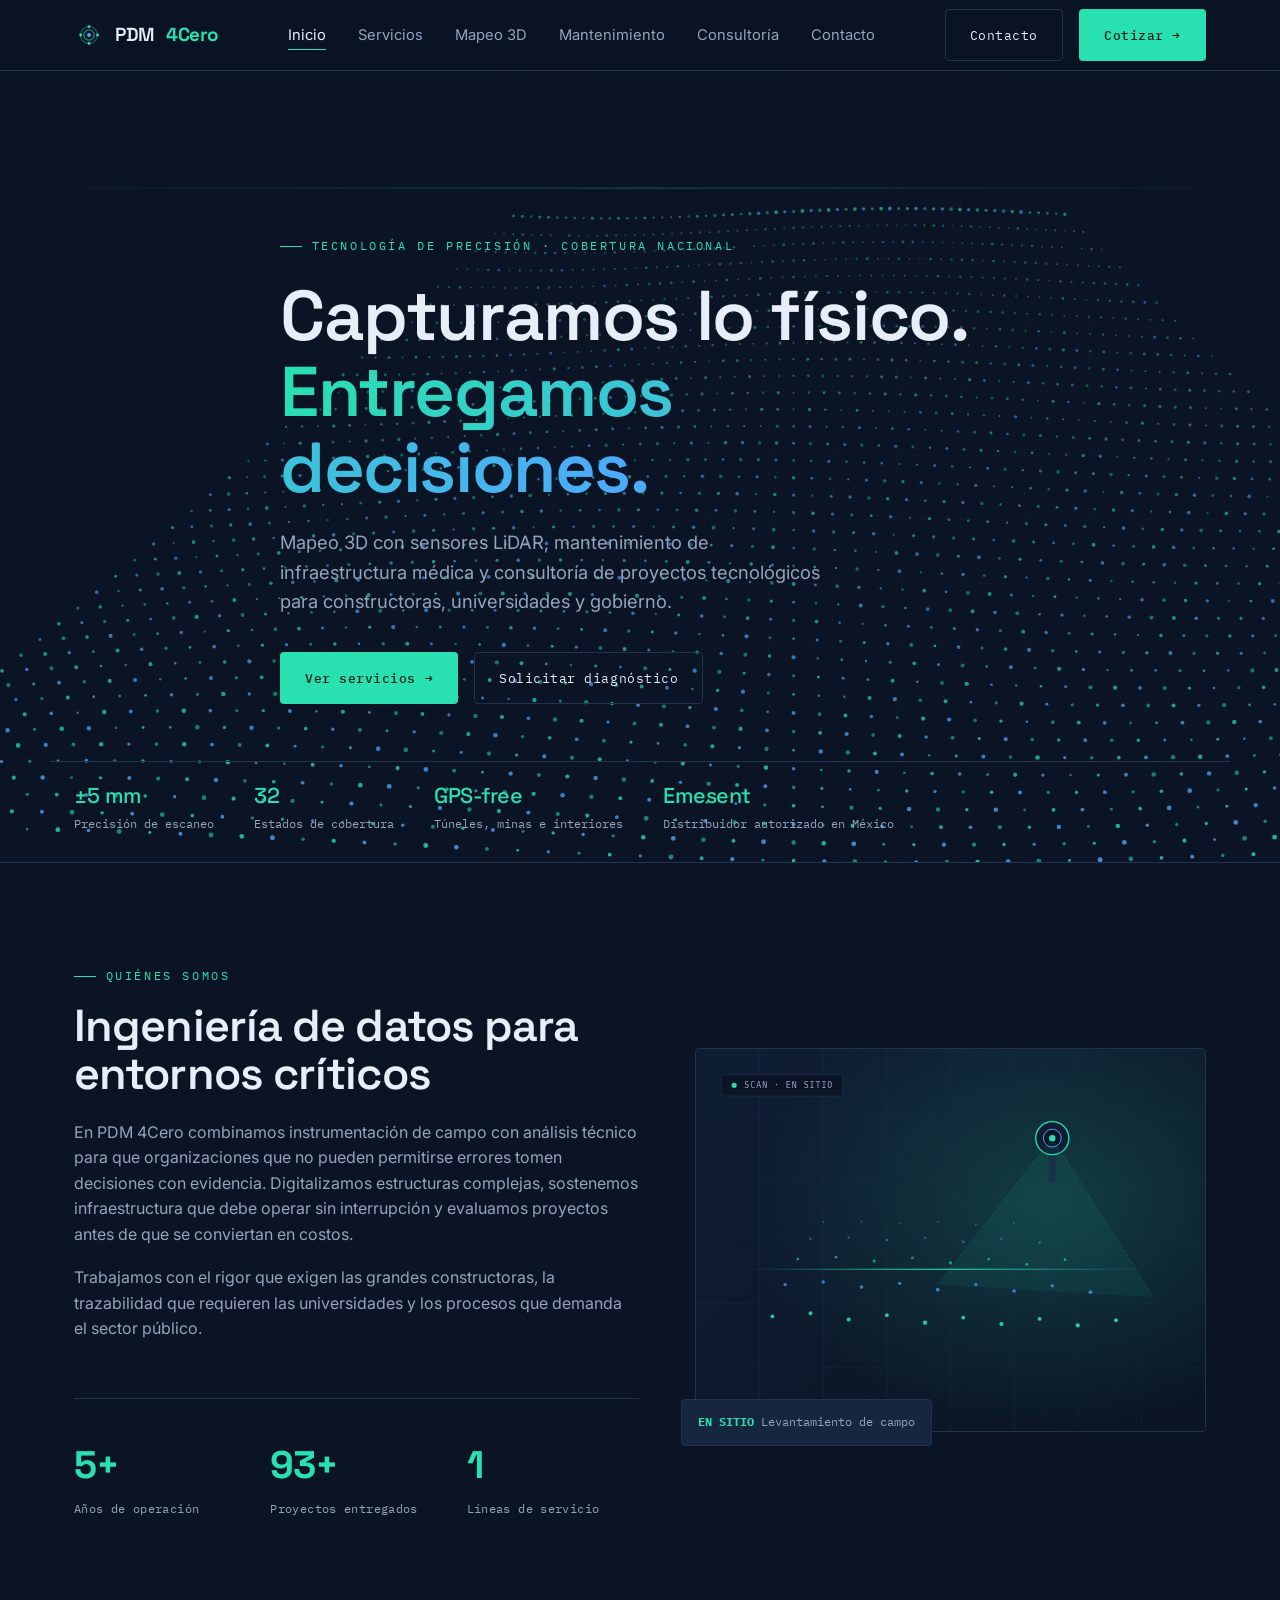
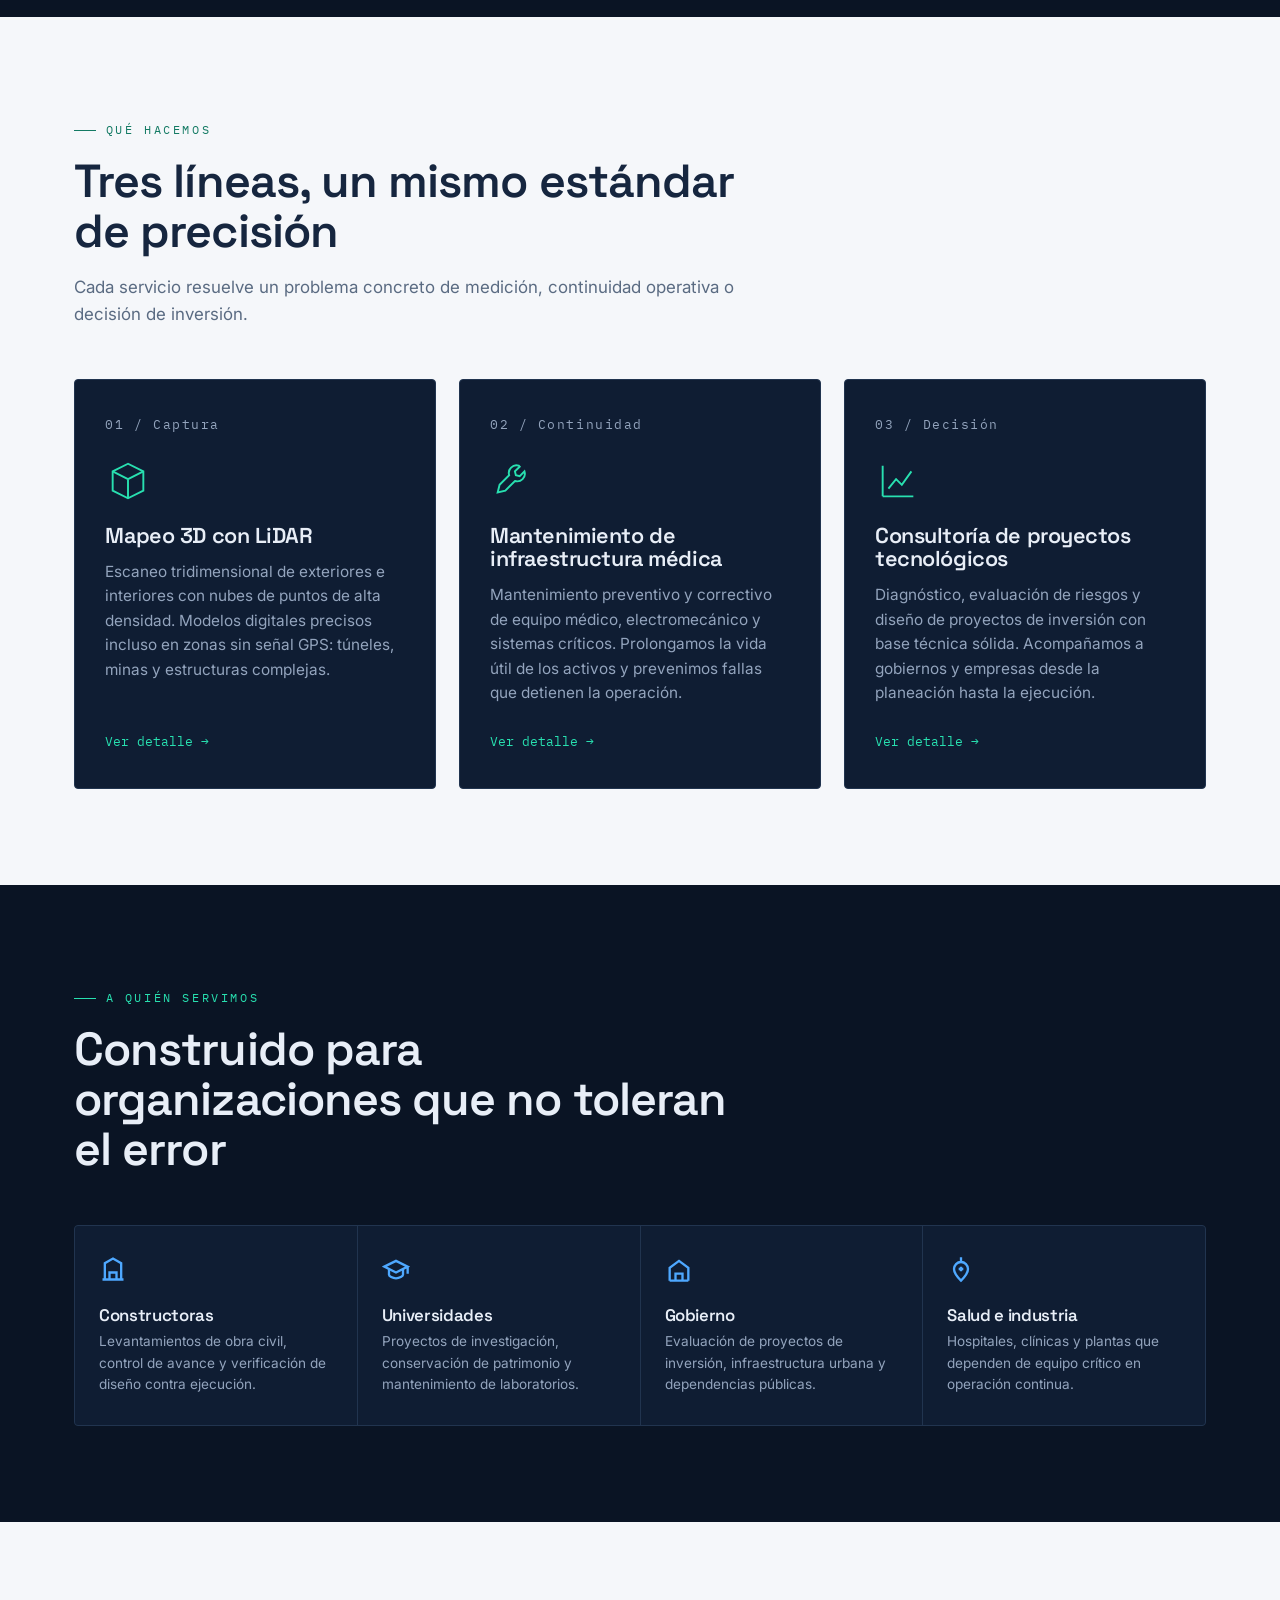
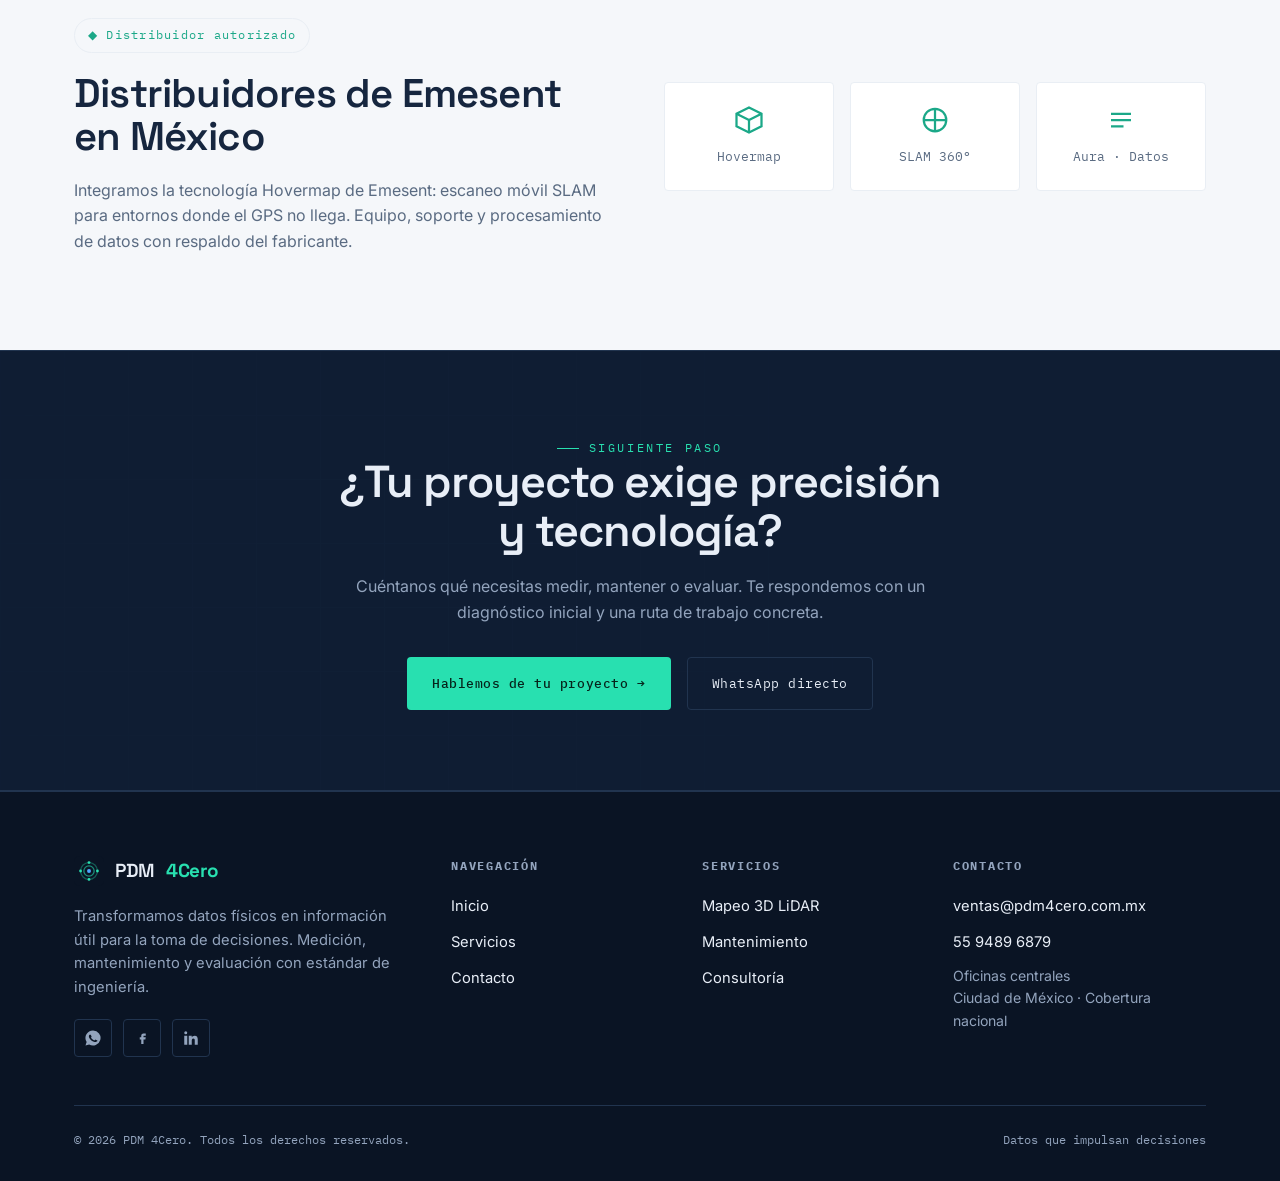
<file: index.html>
<!DOCTYPE html>
<html lang="es-MX">
<head>
  <meta charset="UTF-8" />
  <meta name="viewport" content="width=device-width, initial-scale=1" />
  <title>PDM 4Cero | Mapeo 3D LiDAR, mantenimiento médico y consultoría tecnológica en México</title>
  <meta name="description" content="PDM 4Cero entrega mapeo 3D con sensores LiDAR, mantenimiento de equipo e infraestructura médica y consultoría de proyectos tecnológicos. Cobertura nacional desde la Ciudad de México." />
  <meta name="theme-color" content="#0a1424" />
  <link rel="canonical" href="https://pdm4cero.com.mx/" />

  <!-- OpenGraph -->
  <meta property="og:type" content="website" />
  <meta property="og:site_name" content="PDM 4Cero" />
  <meta property="og:locale" content="es_MX" />
  <meta property="og:title" content="PDM 4Cero | Tecnología de precisión para infraestructura, salud y gobierno" />
  <meta property="og:description" content="Mapeo 3D LiDAR, mantenimiento de infraestructura médica y consultoría tecnológica con cobertura nacional desde la Ciudad de México." />
  <meta property="og:url" content="https://pdm4cero.com.mx/" />
  <meta property="og:image" content="https://pdm4cero.com.mx/img/og-image.png" />
  <meta property="og:image:width" content="1200" />
  <meta property="og:image:height" content="630" />

  <!-- Twitter -->
  <meta name="twitter:card" content="summary_large_image" />
  <meta name="twitter:title" content="PDM 4Cero | Tecnología de precisión para infraestructura, salud y gobierno" />
  <meta name="twitter:description" content="Mapeo 3D LiDAR, mantenimiento de infraestructura médica y consultoría tecnológica. Cobertura nacional." />
  <meta name="twitter:image" content="https://pdm4cero.com.mx/img/og-image.png" />

  <link rel="icon" type="image/svg+xml" href="img-favicon.svg" />
  <link rel="preconnect" href="https://fonts.googleapis.com" />
  <link rel="preconnect" href="https://fonts.gstatic.com" crossorigin />
  <link href="https://fonts.googleapis.com/css2?family=Space+Grotesk:wght@400;500;600;700&family=Inter:wght@400;500;600&family=IBM+Plex+Mono:wght@400;500&display=swap" rel="stylesheet" />
  <link rel="stylesheet" href="css/style.css" />

  <!-- Datos estructurados: LocalBusiness -->
  <script type="application/ld+json">
  {
    "@context": "https://schema.org",
    "@type": "ProfessionalService",
    "@id": "https://pdm4cero.com.mx/#business",
    "name": "PDM 4Cero",
    "description": "Empresa mexicana de tecnología especializada en mapeo 3D con sensores LiDAR, mantenimiento de equipo e infraestructura médica, y consultoría y evaluación de proyectos tecnológicos. Servicio en todo el país.",
    "url": "https://pdm4cero.com.mx/",
    "logo": "https://pdm4cero.com.mx/img-favicon.svg",
    "image": "https://pdm4cero.com.mx/img/og-image.png",
    "email": "ventas@pdm4cero.com.mx",
    "telephone": "+52-55-9489-6879",
    "priceRange": "$$",
    "currenciesAccepted": "MXN",
    "address": {
      "@type": "PostalAddress",
      "addressLocality": "Ciudad de México",
      "addressRegion": "CDMX",
      "addressCountry": "MX"
    },
    "hasMap": "https://maps.app.goo.gl/pnAZv8cJ8C3qwJwA6",
    "areaServed": {
      "@type": "Country",
      "name": "México"
    },
    "knowsLanguage": ["es-MX"],
    "sameAs": [
      "https://wa.me/525613766677"
    ],
    "hasOfferCatalog": {
      "@type": "OfferCatalog",
      "name": "Servicios PDM 4Cero",
      "itemListElement": [
        {
          "@type": "Offer",
          "itemOffered": {
            "@type": "Service",
            "name": "Mapeo 3D con sensores LiDAR",
            "url": "https://pdm4cero.com.mx/servicios/mapeo-3d-lidar.html"
          }
        },
        {
          "@type": "Offer",
          "itemOffered": {
            "@type": "Service",
            "name": "Mantenimiento de equipos e infraestructura médica",
            "url": "https://pdm4cero.com.mx/servicios/mantenimiento-infraestructura.html"
          }
        },
        {
          "@type": "Offer",
          "itemOffered": {
            "@type": "Service",
            "name": "Consultoría y evaluación de proyectos tecnológicos",
            "url": "https://pdm4cero.com.mx/servicios/consultoria-proyectos.html"
          }
        }
      ]
    }
  }
  </script>
</head>
<body>

  <!-- ===== Header ===== -->
  <header class="site-header">
    <div class="container nav">
      <a class="brand" href="index.html" aria-label="PDM 4Cero — inicio">
        <img class="mark" src="img-favicon.svg" alt="" width="30" height="30" />
        PDM <b>4Cero</b>
      </a>
      <nav aria-label="Principal">
        <ul class="nav-links">
          <li><a href="index.html" class="active">Inicio</a></li>
          <li><a href="servicios.html">Servicios</a></li>
          <li><a href="servicios/mapeo-3d-lidar.html">Mapeo 3D</a></li>
          <li><a href="servicios/mantenimiento-infraestructura.html">Mantenimiento</a></li>
          <li><a href="servicios/consultoria-proyectos.html">Consultoría</a></li>
          <li><a href="contacto.html">Contacto</a></li>
        </ul>
      </nav>
      <div class="nav-cta">
        <a class="btn btn-ghost" href="contacto.html">Contacto</a>
        <a class="btn btn-primary" href="https://wa.me/525613766677" target="_blank" rel="noopener">Cotizar <span class="arr">→</span></a>
        <button class="nav-toggle" aria-label="Abrir menú"><span></span><span></span><span></span></button>
      </div>
    </div>
  </header>

  <!-- ===== Hero ===== -->
  <section class="hero">
    <canvas id="hero-canvas" aria-hidden="true"></canvas>
    <div class="hero-grid" aria-hidden="true"></div>
    <div class="container">
      <div class="hero-inner">
        <span class="eyebrow">Tecnología de precisión · Cobertura nacional</span>
        <h1>Capturamos lo físico.<br /><span class="grad">Entregamos decisiones.</span></h1>
        <p class="lead">Mapeo 3D con sensores LiDAR, mantenimiento de infraestructura médica y consultoría de proyectos tecnológicos para constructoras, universidades y gobierno.</p>
        <div class="hero-actions">
          <a class="btn btn-primary" href="servicios.html">Ver servicios <span class="arr">→</span></a>
          <a class="btn btn-ghost" href="contacto.html">Solicitar diagnóstico</a>
        </div>
      </div>
    </div>
    <div class="hero-meta">
      <div class="container">
        <div class="m"><b>±5 mm</b>Precisión de escaneo</div>
        <div class="m"><b>32</b>Estados de cobertura</div>
        <div class="m"><b>GPS-free</b>Túneles, minas e interiores</div>
        <div class="m"><b>Emesent</b>Distribuidor autorizado en México</div>
      </div>
    </div>
  </section>

  <!-- ===== Quiénes somos ===== -->
  <section class="section" id="nosotros">
    <div class="container about-grid">
      <div class="about-copy" data-reveal>
        <span class="eyebrow">Quiénes somos</span>
        <h2 style="font-size:clamp(2rem,4vw,2.8rem);margin:1rem 0 1.3rem;">Ingeniería de datos para entornos críticos</h2>
        <p>En PDM 4Cero combinamos instrumentación de campo con análisis técnico para que organizaciones que no pueden permitirse errores tomen decisiones con evidencia. Digitalizamos estructuras complejas, sostenemos infraestructura que debe operar sin interrupción y evaluamos proyectos antes de que se conviertan en costos.</p>
        <p>Trabajamos con el rigor que exigen las grandes constructoras, la trazabilidad que requieren las universidades y los procesos que demanda el sector público.</p>
        <div class="kpis">
          <div class="kpi"><b data-count="8" data-suffix="+">0</b><span>Años de operación</span></div>
          <div class="kpi"><b data-count="150" data-suffix="+">0</b><span>Proyectos entregados</span></div>
          <div class="kpi"><b data-count="3">0</b><span>Líneas de servicio</span></div>
        </div>
      </div>
      <div class="about-media" data-reveal>
        <img src="img/about.svg" alt="Especialista de PDM 4Cero operando equipo de medición en sitio" loading="lazy" />
        <div class="tag"><b>EN SITIO</b> Levantamiento de campo</div>
      </div>
    </div>
  </section>

  <!-- ===== Servicios ===== -->
  <section class="section surface-light" id="servicios">
    <div class="container">
      <div class="section-head">
        <span class="eyebrow">Qué hacemos</span>
        <h2>Tres líneas, un mismo estándar de precisión</h2>
        <p>Cada servicio resuelve un problema concreto de medición, continuidad operativa o decisión de inversión.</p>
      </div>
      <div class="svc-grid">

        <article class="svc-card" data-reveal>
          <span class="svc-num">01 / Captura</span>
          <svg class="svc-icon" viewBox="0 0 48 48" fill="none" stroke="currentColor" stroke-width="2">
            <path d="M24 6 8 14v20l16 8 16-8V14L24 6Z"/><path d="M8 14l16 8 16-8M24 22v20"/>
          </svg>
          <h3>Mapeo 3D con LiDAR</h3>
          <p>Escaneo tridimensional de exteriores e interiores con nubes de puntos de alta densidad. Modelos digitales precisos incluso en zonas sin señal GPS: túneles, minas y estructuras complejas.</p>
          <a class="more" href="servicios/mapeo-3d-lidar.html">Ver detalle <span class="arr">→</span></a>
        </article>

        <article class="svc-card" data-reveal>
          <span class="svc-num">02 / Continuidad</span>
          <svg class="svc-icon" viewBox="0 0 48 48" fill="none" stroke="currentColor" stroke-width="2">
            <path d="M30 8a8 8 0 0 0-10 10L10 28l-2 8 8-2 10-10a8 8 0 0 0 10-10l-5 5-4-1-1-4 5-5Z"/>
          </svg>
          <h3>Mantenimiento de infraestructura médica</h3>
          <p>Mantenimiento preventivo y correctivo de equipo médico, electromecánico y sistemas críticos. Prolongamos la vida útil de los activos y prevenimos fallas que detienen la operación.</p>
          <a class="more" href="servicios/mantenimiento-infraestructura.html">Ver detalle <span class="arr">→</span></a>
        </article>

        <article class="svc-card" data-reveal>
          <span class="svc-num">03 / Decisión</span>
          <svg class="svc-icon" viewBox="0 0 48 48" fill="none" stroke="currentColor" stroke-width="2">
            <path d="M8 40V8M8 40h32M14 32l8-10 6 6 10-14"/>
          </svg>
          <h3>Consultoría de proyectos tecnológicos</h3>
          <p>Diagnóstico, evaluación de riesgos y diseño de proyectos de inversión con base técnica sólida. Acompañamos a gobiernos y empresas desde la planeación hasta la ejecución.</p>
          <a class="more" href="servicios/consultoria-proyectos.html">Ver detalle <span class="arr">→</span></a>
        </article>

      </div>
    </div>
  </section>

  <!-- ===== Sectores ===== -->
  <section class="section" id="sectores">
    <div class="container">
      <div class="section-head">
        <span class="eyebrow">A quién servimos</span>
        <h2>Construido para organizaciones que no toleran el error</h2>
      </div>
      <div class="sectors">
        <div class="sector" data-reveal>
          <svg class="ico" width="28" height="28" viewBox="0 0 24 24" fill="none" stroke="currentColor" stroke-width="2"><path d="M3 21h18M5 21V7l7-4 7 4v14M9 21v-6h6v6"/></svg>
          <h4>Constructoras</h4>
          <p>Levantamientos de obra civil, control de avance y verificación de diseño contra ejecución.</p>
        </div>
        <div class="sector" data-reveal>
          <svg class="ico" width="28" height="28" viewBox="0 0 24 24" fill="none" stroke="currentColor" stroke-width="2"><path d="M22 10v6M2 10l10-5 10 5-10 5z"/><path d="M6 12v5c0 1 3 3 6 3s6-2 6-3v-5"/></svg>
          <h4>Universidades</h4>
          <p>Proyectos de investigación, conservación de patrimonio y mantenimiento de laboratorios.</p>
        </div>
        <div class="sector" data-reveal>
          <svg class="ico" width="28" height="28" viewBox="0 0 24 24" fill="none" stroke="currentColor" stroke-width="2"><path d="M4 22h16M4 22V11l8-6 8 6v11M9 22v-6h6v6"/></svg>
          <h4>Gobierno</h4>
          <p>Evaluación de proyectos de inversión, infraestructura urbana y dependencias públicas.</p>
        </div>
        <div class="sector" data-reveal>
          <svg class="ico" width="28" height="28" viewBox="0 0 24 24" fill="none" stroke="currentColor" stroke-width="2"><path d="M12 2v4M12 6a6 6 0 0 1 6 6c0 4-6 10-6 10S6 16 6 12a6 6 0 0 1 6-6Z"/><path d="M10 12h4M12 10v4"/></svg>
          <h4>Salud e industria</h4>
          <p>Hospitales, clínicas y plantas que dependen de equipo crítico en operación continua.</p>
        </div>
      </div>
    </div>
  </section>

  <!-- ===== Partner Emesent ===== -->
  <section class="section surface-light" id="partner">
    <div class="container partner">
      <div data-reveal>
        <span class="partner-badge">◆ Distribuidor autorizado</span>
        <h2>Distribuidores de Emesent en México</h2>
        <p>Integramos la tecnología Hovermap de Emesent: escaneo móvil SLAM para entornos donde el GPS no llega. Equipo, soporte y procesamiento de datos con respaldo del fabricante.</p>
      </div>
      <div class="partner-logos" data-reveal>
        <div class="chip">
          <svg width="30" height="30" viewBox="0 0 24 24" fill="none" stroke="currentColor" stroke-width="1.8"><path d="M12 2 2 7v10l10 5 10-5V7L12 2Z"/><path d="M12 12 2 7m10 5 10-5m-10 5v10"/></svg>
          Hovermap
        </div>
        <div class="chip">
          <svg width="30" height="30" viewBox="0 0 24 24" fill="none" stroke="currentColor" stroke-width="1.8"><circle cx="12" cy="12" r="9"/><path d="M12 3v18M3 12h18"/></svg>
          SLAM 360°
        </div>
        <div class="chip">
          <svg width="30" height="30" viewBox="0 0 24 24" fill="none" stroke="currentColor" stroke-width="1.8"><path d="M4 7h16M4 12h16M4 17h10"/></svg>
          Aura · Datos
        </div>
      </div>
    </div>
  </section>

  <!-- ===== CTA ===== -->
  <section class="cta-band">
    <div class="hero-grid" aria-hidden="true"></div>
    <div class="container cta-inner">
      <span class="eyebrow" style="justify-content:center;">Siguiente paso</span>
      <h2>¿Tu proyecto exige precisión y tecnología?</h2>
      <p>Cuéntanos qué necesitas medir, mantener o evaluar. Te respondemos con un diagnóstico inicial y una ruta de trabajo concreta.</p>
      <div class="hero-actions">
        <a class="btn btn-primary" href="contacto.html">Hablemos de tu proyecto <span class="arr">→</span></a>
        <a class="btn btn-ghost" href="https://wa.me/525613766677" target="_blank" rel="noopener">WhatsApp directo</a>
      </div>
    </div>
  </section>

  <!-- ===== Footer ===== -->
  <footer class="site-footer">
    <div class="container">
      <div class="footer-grid">
        <div class="footer-brand">
          <a class="brand" href="index.html"><img class="mark" src="img-favicon.svg" alt="" width="30" height="30" /> PDM <b>4Cero</b></a>
          <p>Transformamos datos físicos en información útil para la toma de decisiones. Medición, mantenimiento y evaluación con estándar de ingeniería.</p>
          <div class="social">
            <a href="https://wa.me/525613766677" target="_blank" rel="noopener" aria-label="WhatsApp"><svg width="18" height="18" viewBox="0 0 24 24" fill="currentColor"><path d="M12 2a10 10 0 0 0-8.5 15.3L2 22l4.8-1.5A10 10 0 1 0 12 2Zm5.3 14.2c-.2.6-1.3 1.2-1.8 1.2-.5.1-1 .2-3.3-.7-2.8-1.1-4.5-3.9-4.6-4.1-.1-.2-1.1-1.4-1.1-2.7s.7-1.9 .9-2.1c.2-.2.5-.3.7-.3h.5c.2 0 .4 0 .6.5l.8 2c.1.2.1.4 0 .5l-.4.5c-.2.2-.3.3-.1.6.2.3.8 1.3 1.7 2.1 1.2 1 2.1 1.3 2.4 1.5.2.1.4.1.5-.1l.7-.8c.2-.2.4-.2.6-.1l1.9.9c.2.1.4.2.4.3.1.2.1.7-.1 1.3Z"/></svg></a>
            <a href="#" aria-label="Facebook"><svg width="18" height="18" viewBox="0 0 24 24" fill="currentColor"><path d="M14 9h3V6h-3c-2 0-3 1.3-3 3v2H9v3h2v6h3v-6h2.5l.5-3H14V9.5c0-.3.2-.5.5-.5H14Z"/></svg></a>
            <a href="#" aria-label="LinkedIn"><svg width="18" height="18" viewBox="0 0 24 24" fill="currentColor"><path d="M5 3a2 2 0 1 0 0 4 2 2 0 0 0 0-4ZM3 9h4v12H3V9Zm6 0h4v2c.6-1 2-2 4-2 3 0 4 2 4 5v7h-4v-6c0-1.5-.5-2.5-2-2.5S13 14 13 15.5V21H9V9Z"/></svg></a>
          </div>
        </div>
        <div class="footer-col">
          <h5>Navegación</h5>
          <ul>
            <li><a href="index.html">Inicio</a></li>
            <li><a href="servicios.html">Servicios</a></li>
            <li><a href="contacto.html">Contacto</a></li>
          </ul>
        </div>
        <div class="footer-col">
          <h5>Servicios</h5>
          <ul>
            <li><a href="servicios/mapeo-3d-lidar.html">Mapeo 3D LiDAR</a></li>
            <li><a href="servicios/mantenimiento-infraestructura.html">Mantenimiento</a></li>
            <li><a href="servicios/consultoria-proyectos.html">Consultoría</a></li>
          </ul>
        </div>
        <div class="footer-col">
          <h5>Contacto</h5>
          <ul>
            <li><a href="mailto:ventas@pdm4cero.com.mx">ventas@pdm4cero.com.mx</a></li>
            <li><a href="tel:+525594896879">55 9489 6879</a></li>
            <li class="muted">Oficinas centrales<br/>Ciudad de México · Cobertura nacional</li>
          </ul>
        </div>
      </div>
      <div class="footer-bottom">
        <span>© <span data-year>2025</span> PDM 4Cero. Todos los derechos reservados.</span>
        <span>Datos que impulsan decisiones</span>
      </div>
    </div>
  </footer>

  <script src="js/main.js"></script>
</body>
</html>
</file>
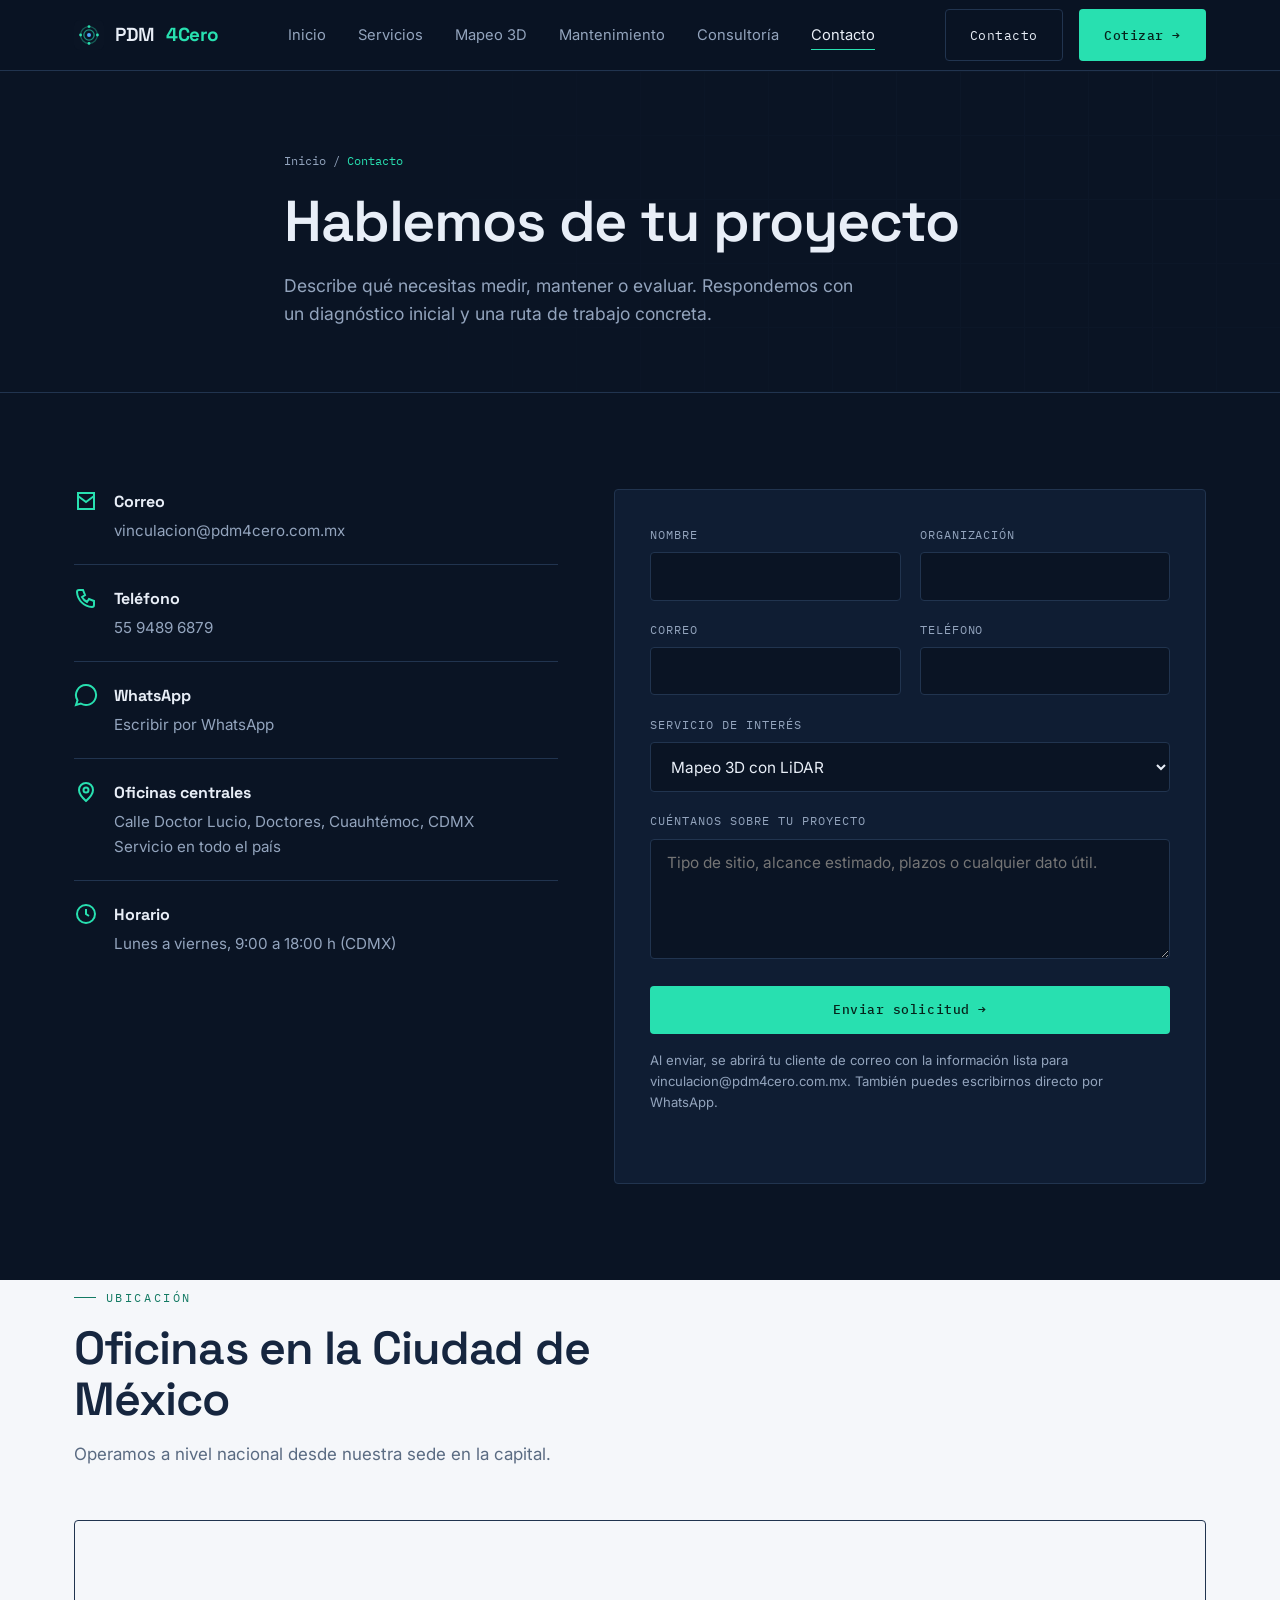
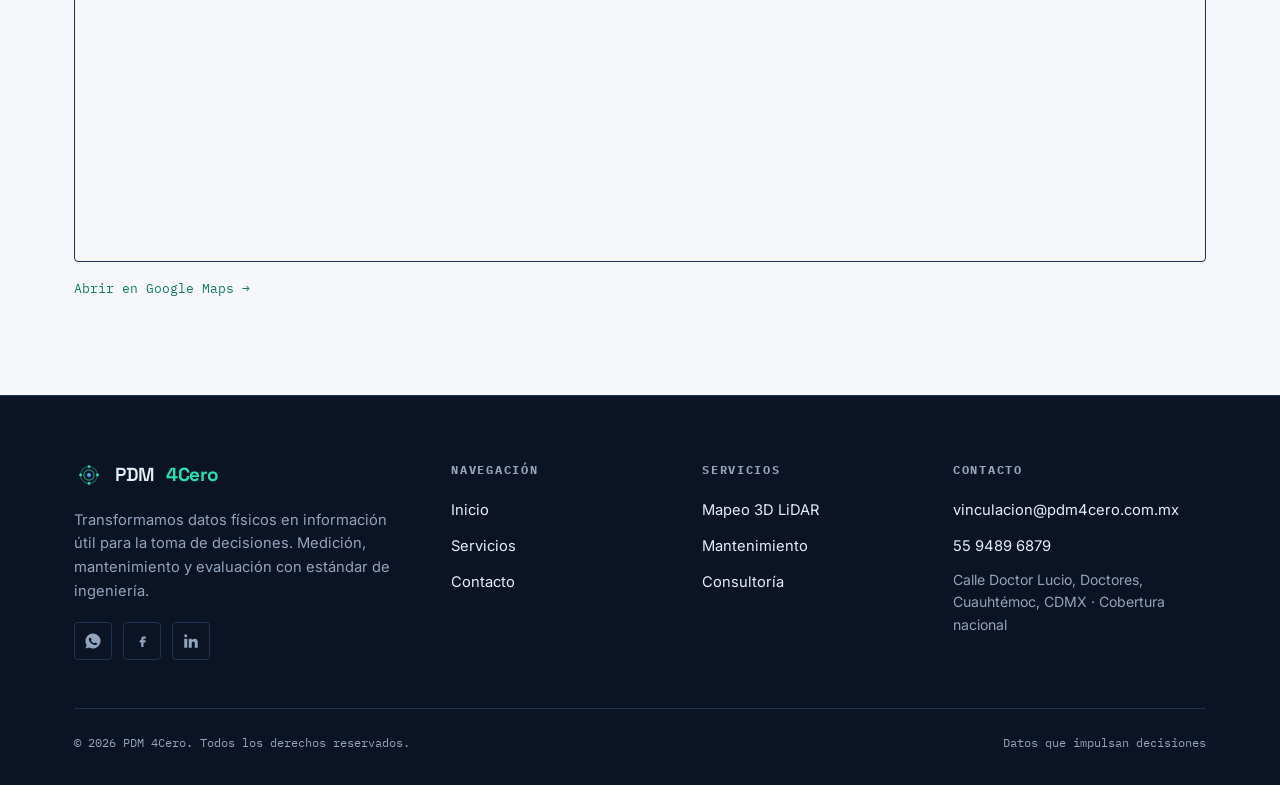
<file: contacto.html>
<!DOCTYPE html>
<html lang="es-MX">
<head>
  <meta charset="UTF-8" />
  <meta name="viewport" content="width=device-width, initial-scale=1" />
  <title>Contacto | PDM 4Cero — Cotización y diagnóstico</title>
  <meta name="description" content="Contacta a PDM 4Cero para mapeo 3D LiDAR, mantenimiento de infraestructura médica o consultoría tecnológica. Oficinas en la Ciudad de México, cobertura nacional." />
  <meta name="theme-color" content="#0a1424" />
  <link rel="canonical" href="https://pdm4cero.com.mx/contacto.html" />

  <meta property="og:type" content="website" />
  <meta property="og:site_name" content="PDM 4Cero" />
  <meta property="og:locale" content="es_MX" />
  <meta property="og:title" content="Contacto | PDM 4Cero" />
  <meta property="og:description" content="Solicita cotización o diagnóstico. Oficinas en la Ciudad de México, cobertura nacional." />
  <meta property="og:url" content="https://elalexissanchez.github.io/pdm4cero/contacto.html" />
  <meta property="og:image" content="https://elalexissanchez.github.io/pdm4cero/img/og-image.png" />
  <meta name="twitter:card" content="summary_large_image" />
  <meta name="twitter:title" content="Contacto | PDM 4Cero" />
  <meta name="twitter:description" content="Solicita cotización o diagnóstico. Cobertura nacional desde la Ciudad de México." />
  <meta name="twitter:image" content="https://elalexissanchez.github.io/pdm4cero/img/og-image.png" />

  <link rel="icon" type="image/svg+xml" href="img-favicon.svg" />
  <link rel="preconnect" href="https://fonts.googleapis.com" />
  <link rel="preconnect" href="https://fonts.gstatic.com" crossorigin />
  <link href="https://fonts.googleapis.com/css2?family=Space+Grotesk:wght@400;500;600;700&family=Inter:wght@400;500;600&family=IBM+Plex+Mono:wght@400;500&display=swap" rel="stylesheet" />
  <link rel="stylesheet" href="css/style.css" />

  <script type="application/ld+json">
  {
    "@context": "https://schema.org",
    "@type": "ContactPage",
    "name": "Contacto PDM 4Cero",
    "url": "https://pdm4cero.com.mx/contacto.html",
    "mainEntity": {
      "@type": "ProfessionalService",
      "name": "PDM 4Cero",
      "telephone": "+52-55-9489-6879",
      "email": "vinculacion@pdm4cero.com.mx",
      "address": {
        "@type": "PostalAddress",
        "addressLocality": "Ciudad de México",
        "addressRegion": "CDMX",
        "addressCountry": "MX"
      },
      "hasMap": "https://maps.app.goo.gl/pnAZv8cJ8C3qwJwA6",
      "areaServed": { "@type": "Country", "name": "México" }
    }
  }
  </script>
</head>
<body>

  <header class="site-header">
    <div class="container nav">
      <a class="brand" href="index.html" aria-label="PDM 4Cero — inicio">
        <img class="mark" src="img-favicon.svg" alt="" width="30" height="30" /> PDM <b>4Cero</b>
      </a>
      <nav aria-label="Principal">
        <ul class="nav-links">
          <li><a href="index.html">Inicio</a></li>
          <li><a href="servicios.html">Servicios</a></li>
          <li><a href="servicios/mapeo-3d-lidar.html">Mapeo 3D</a></li>
          <li><a href="servicios/mantenimiento-infraestructura.html">Mantenimiento</a></li>
          <li><a href="servicios/consultoria-proyectos.html">Consultoría</a></li>
          <li><a href="contacto.html" class="active">Contacto</a></li>
        </ul>
      </nav>
      <div class="nav-cta">
        <a class="btn btn-ghost" href="contacto.html">Contacto</a>
        <a class="btn btn-primary" href="https://wa.me/525613766677" target="_blank" rel="noopener">Cotizar <span class="arr">→</span></a>
        <button class="nav-toggle" aria-label="Abrir menú"><span></span><span></span><span></span></button>
      </div>
    </div>
  </header>

  <section class="page-hero">
    <div class="hero-grid" aria-hidden="true"></div>
    <div class="container inner">
      <div class="breadcrumb"><a href="index.html">Inicio</a> / <span>Contacto</span></div>
      <h1>Hablemos de tu proyecto</h1>
      <p>Describe qué necesitas medir, mantener o evaluar. Respondemos con un diagnóstico inicial y una ruta de trabajo concreta.</p>
    </div>
  </section>

  <section class="section">
    <div class="container contact-grid">

      <div class="contact-info" data-reveal>
        <div class="item">
          <svg class="ico" width="24" height="24" viewBox="0 0 24 24" fill="none" stroke="currentColor" stroke-width="2"><path d="M4 4h16v16H4zM4 7l8 6 8-6"/></svg>
          <div><b>Correo</b><a href="mailto:vinculacion@pdm4cero.com.mx">vinculacion@pdm4cero.com.mx</a></div>
        </div>
        <div class="item">
          <svg class="ico" width="24" height="24" viewBox="0 0 24 24" fill="none" stroke="currentColor" stroke-width="2"><path d="M5 4h4l2 5-3 2a12 12 0 0 0 5 5l2-3 5 2v4a2 2 0 0 1-2 2A16 16 0 0 1 3 6a2 2 0 0 1 2-2Z"/></svg>
          <div><b>Teléfono</b><a href="tel:+525594896879">55 9489 6879</a></div>
        </div>
        <div class="item">
          <svg class="ico" width="24" height="24" viewBox="0 0 24 24" fill="none" stroke="currentColor" stroke-width="2"><path d="M12 2a10 10 0 0 0-8.5 15.3L2 22l4.8-1.5A10 10 0 1 0 12 2Z"/></svg>
          <div><b>WhatsApp</b><a href="https://wa.me/525613766677" target="_blank" rel="noopener">Escribir por WhatsApp</a></div>
        </div>
        <div class="item">
          <svg class="ico" width="24" height="24" viewBox="0 0 24 24" fill="none" stroke="currentColor" stroke-width="2"><path d="M12 21s7-6.3 7-11a7 7 0 0 0-14 0c0 4.7 7 11 7 11Z"/><circle cx="12" cy="10" r="2.5"/></svg>
          <div><b>Oficinas centrales</b><a href="https://maps.app.goo.gl/pnAZv8cJ8C3qwJwA6" target="_blank" rel="noopener">Calle Doctor Lucio, Doctores, Cuauhtémoc, CDMX</a><br/><span>Servicio en todo el país</span></div>
        </div>
        <div class="item" style="border-bottom:none;">
          <svg class="ico" width="24" height="24" viewBox="0 0 24 24" fill="none" stroke="currentColor" stroke-width="2"><circle cx="12" cy="12" r="9"/><path d="M12 7v5l3 2"/></svg>
          <div><b>Horario</b><span>Lunes a viernes, 9:00 a 18:00 h (CDMX)</span></div>
        </div>
      </div>

      <div data-reveal>
        <form id="contact-form" class="form" novalidate>
          <div class="form-row">
            <div class="field">
              <label for="nombre">Nombre</label>
              <input id="nombre" name="nombre" type="text" autocomplete="name" required />
            </div>
            <div class="field">
              <label for="organizacion">Organización</label>
              <input id="organizacion" name="organizacion" type="text" autocomplete="organization" />
            </div>
          </div>
          <div class="form-row">
            <div class="field">
              <label for="correo">Correo</label>
              <input id="correo" name="correo" type="email" autocomplete="email" required />
            </div>
            <div class="field">
              <label for="telefono">Teléfono</label>
              <input id="telefono" name="telefono" type="tel" autocomplete="tel" />
            </div>
          </div>
          <div class="field">
            <label for="servicio">Servicio de interés</label>
            <select id="servicio" name="servicio">
              <option>Mapeo 3D con LiDAR</option>
              <option>Mantenimiento de infraestructura médica</option>
              <option>Consultoría de proyectos tecnológicos</option>
              <option>No estoy seguro / orientación</option>
            </select>
          </div>
          <div class="field">
            <label for="mensaje">Cuéntanos sobre tu proyecto</label>
            <textarea id="mensaje" name="mensaje" placeholder="Tipo de sitio, alcance estimado, plazos o cualquier dato útil."></textarea>
          </div>
          <button class="btn btn-primary" type="submit" style="width:100%;justify-content:center;">Enviar solicitud <span class="arr">→</span></button>
          <p class="form-note">Al enviar, se abrirá tu cliente de correo con la información lista para vinculacion@pdm4cero.com.mx. También puedes escribirnos directo por WhatsApp.</p>
          <div class="form-status" role="status" aria-live="polite"></div>
        </form>
      </div>
    </div>
  </section>

  <section class="section surface-light" style="padding-top:0;">
    <div class="container">
      <div class="section-head">
        <span class="eyebrow">Ubicación</span>
        <h2>Oficinas en la Ciudad de México</h2>
        <p>Operamos a nivel nacional desde nuestra sede en la capital.</p>
      </div>
      <div class="map-embed">
        <iframe
          title="Ubicación de PDM 4Cero en Google Maps"
          src="https://maps.google.com/maps?q=PDM%204Cero&t=m&z=14&output=embed&iwloc=near"
          loading="lazy" referrerpolicy="no-referrer-when-downgrade"></iframe>
      </div>
      <p style="margin-top:1rem;font-family:var(--mono);font-size:.82rem;color:var(--text-dark-mut);">
        <a href="https://maps.app.goo.gl/pnAZv8cJ8C3qwJwA6" target="_blank" rel="noopener" style="color:var(--scan-ink);">Abrir en Google Maps →</a>
      </p>
    </div>
  </section>

  <footer class="site-footer">
    <div class="container">
      <div class="footer-grid">
        <div class="footer-brand">
          <a class="brand" href="index.html"><img class="mark" src="img-favicon.svg" alt="" width="30" height="30" /> PDM <b>4Cero</b></a>
          <p>Transformamos datos físicos en información útil para la toma de decisiones. Medición, mantenimiento y evaluación con estándar de ingeniería.</p>
          <div class="social">
            <a href="https://wa.me/525613766677" target="_blank" rel="noopener" aria-label="WhatsApp"><svg width="18" height="18" viewBox="0 0 24 24" fill="currentColor"><path d="M12 2a10 10 0 0 0-8.5 15.3L2 22l4.8-1.5A10 10 0 1 0 12 2Zm5.3 14.2c-.2.6-1.3 1.2-1.8 1.2-.5.1-1 .2-3.3-.7-2.8-1.1-4.5-3.9-4.6-4.1-.1-.2-1.1-1.4-1.1-2.7s.7-1.9 .9-2.1c.2-.2.5-.3.7-.3h.5c.2 0 .4 0 .6.5l.8 2c.1.2.1.4 0 .5l-.4.5c-.2.2-.3.3-.1.6.2.3.8 1.3 1.7 2.1 1.2 1 2.1 1.3 2.4 1.5.2.1.4.1.5-.1l.7-.8c.2-.2.4-.2.6-.1l1.9.9c.2.1.4.2.4.3.1.2.1.7-.1 1.3Z"/></svg></a>
            <a href="#" aria-label="Facebook"><svg width="18" height="18" viewBox="0 0 24 24" fill="currentColor"><path d="M14 9h3V6h-3c-2 0-3 1.3-3 3v2H9v3h2v6h3v-6h2.5l.5-3H14V9.5c0-.3.2-.5.5-.5H14Z"/></svg></a>
            <a href="#" aria-label="LinkedIn"><svg width="18" height="18" viewBox="0 0 24 24" fill="currentColor"><path d="M5 3a2 2 0 1 0 0 4 2 2 0 0 0 0-4ZM3 9h4v12H3V9Zm6 0h4v2c.6-1 2-2 4-2 3 0 4 2 4 5v7h-4v-6c0-1.5-.5-2.5-2-2.5S13 14 13 15.5V21H9V9Z"/></svg></a>
          </div>
        </div>
        <div class="footer-col">
          <h5>Navegación</h5>
          <ul>
            <li><a href="index.html">Inicio</a></li>
            <li><a href="servicios.html">Servicios</a></li>
            <li><a href="contacto.html">Contacto</a></li>
          </ul>
        </div>
        <div class="footer-col">
          <h5>Servicios</h5>
          <ul>
            <li><a href="servicios/mapeo-3d-lidar.html">Mapeo 3D LiDAR</a></li>
            <li><a href="servicios/mantenimiento-infraestructura.html">Mantenimiento</a></li>
            <li><a href="servicios/consultoria-proyectos.html">Consultoría</a></li>
          </ul>
        </div>
        <div class="footer-col">
          <h5>Contacto</h5>
          <ul>
            <li><a href="mailto:vinculacion@pdm4cero.com.mx">vinculacion@pdm4cero.com.mx</a></li>
            <li><a href="tel:+525594896879">55 9489 6879</a></li>
            <li class="muted">Calle Doctor Lucio, Doctores,<br/>Cuauhtémoc, CDMX · Cobertura nacional</li>
          </ul>
        </div>
      </div>
      <div class="footer-bottom">
        <span>© <span data-year>2025</span> PDM 4Cero. Todos los derechos reservados.</span>
        <span>Datos que impulsan decisiones</span>
      </div>
    </div>
  </footer>

  <script src="js/main.js"></script>
</body>
</html>
</file>
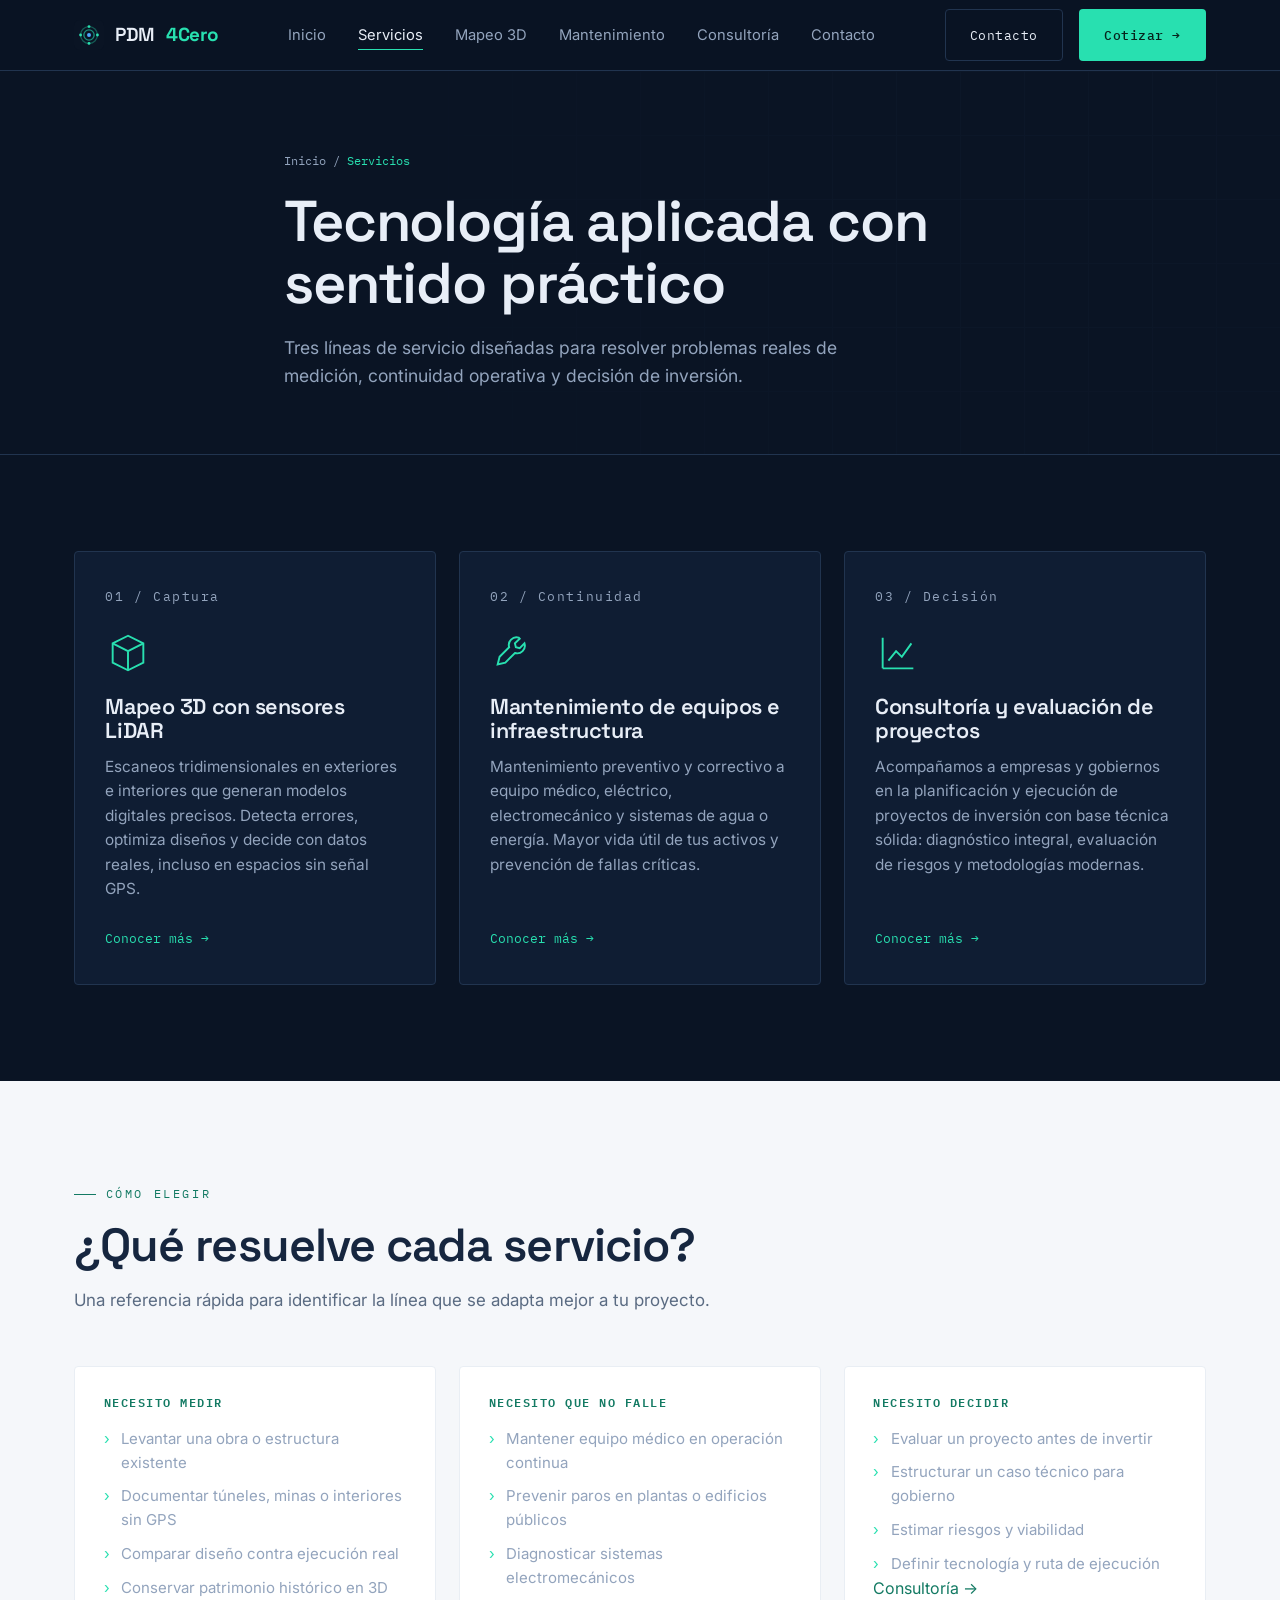
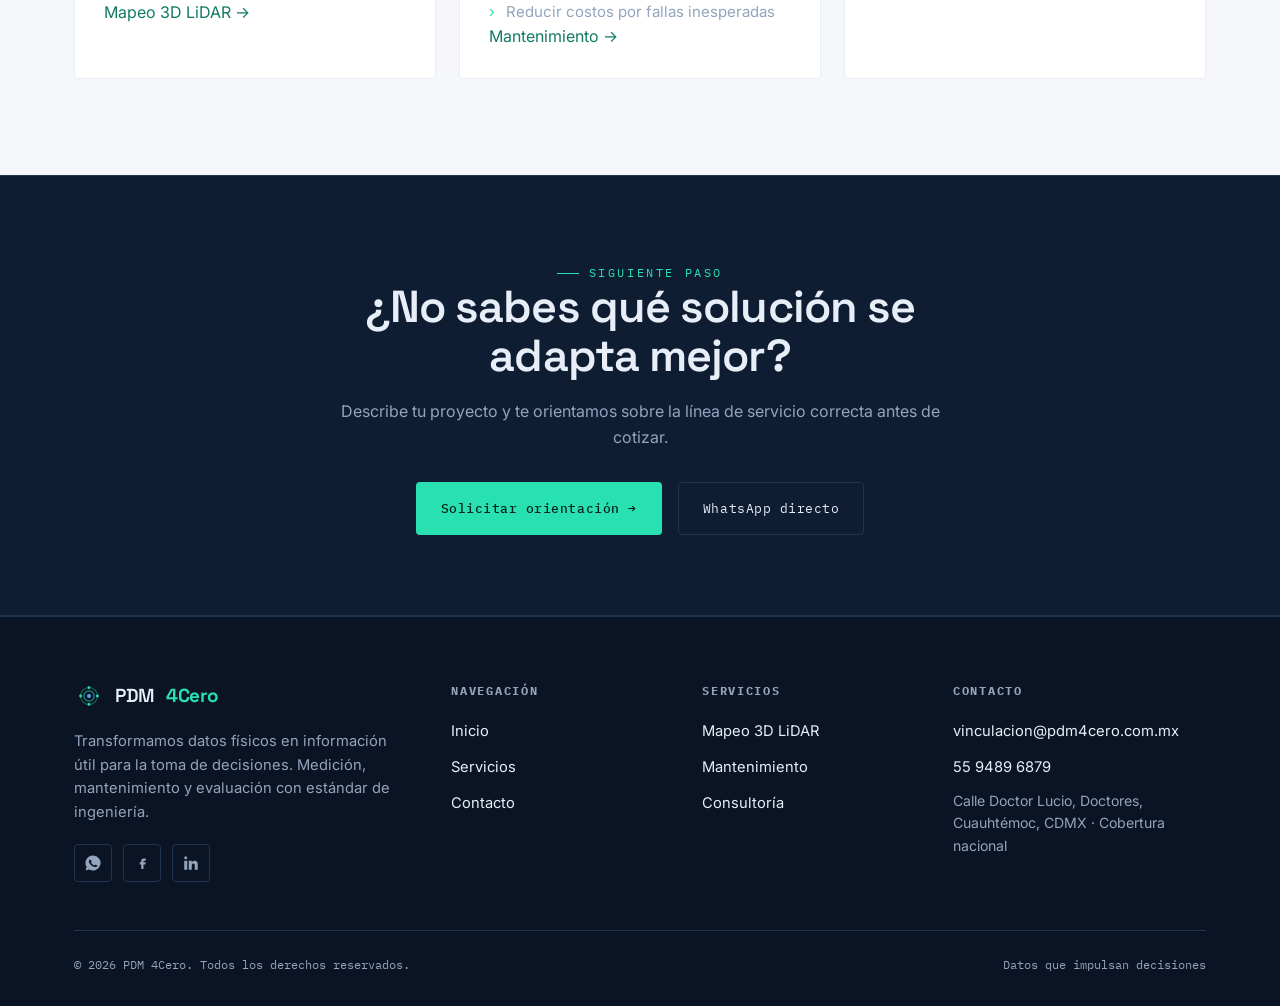
<file: servicios.html>
<!DOCTYPE html>
<html lang="es-MX">
<head>
  <meta charset="UTF-8" />
  <meta name="viewport" content="width=device-width, initial-scale=1" />
  <title>Servicios | PDM 4Cero — Mapeo 3D LiDAR, mantenimiento médico y consultoría</title>
  <meta name="description" content="Conoce las tres líneas de servicio de PDM 4Cero: mapeo 3D con sensores LiDAR, mantenimiento de equipo e infraestructura médica, y consultoría de proyectos tecnológicos." />
  <meta name="theme-color" content="#0a1424" />
  <link rel="canonical" href="https://pdm4cero.com.mx/servicios.html" />

  <meta property="og:type" content="website" />
  <meta property="og:site_name" content="PDM 4Cero" />
  <meta property="og:locale" content="es_MX" />
  <meta property="og:title" content="Servicios | PDM 4Cero" />
  <meta property="og:description" content="Mapeo 3D LiDAR, mantenimiento de infraestructura médica y consultoría tecnológica con cobertura nacional." />
  <meta property="og:url" content="https://elalexissanchez.github.io/pdm4cero/servicios.html" />
  <meta property="og:image" content="https://elalexissanchez.github.io/pdm4cero/img/og-image.png" />
  <meta name="twitter:card" content="summary_large_image" />
  <meta name="twitter:title" content="Servicios | PDM 4Cero" />
  <meta name="twitter:description" content="Mapeo 3D LiDAR, mantenimiento de infraestructura médica y consultoría tecnológica." />
  <meta name="twitter:image" content="https://elalexissanchez.github.io/pdm4cero/img/og-image.png" />

  <link rel="icon" type="image/svg+xml" href="img-favicon.svg" />
  <link rel="preconnect" href="https://fonts.googleapis.com" />
  <link rel="preconnect" href="https://fonts.gstatic.com" crossorigin />
  <link href="https://fonts.googleapis.com/css2?family=Space+Grotesk:wght@400;500;600;700&family=Inter:wght@400;500;600&family=IBM+Plex+Mono:wght@400;500&display=swap" rel="stylesheet" />
  <link rel="stylesheet" href="css/style.css" />

  <script type="application/ld+json">
  {
    "@context": "https://schema.org",
    "@type": "BreadcrumbList",
    "itemListElement": [
      { "@type": "ListItem", "position": 1, "name": "Inicio", "item": "https://pdm4cero.com.mx/" },
      { "@type": "ListItem", "position": 2, "name": "Servicios", "item": "https://pdm4cero.com.mx/servicios.html" }
    ]
  }
  </script>
</head>
<body>

  <header class="site-header">
    <div class="container nav">
      <a class="brand" href="index.html" aria-label="PDM 4Cero — inicio">
        <img class="mark" src="img-favicon.svg" alt="" width="30" height="30" /> PDM <b>4Cero</b>
      </a>
      <nav aria-label="Principal">
        <ul class="nav-links">
          <li><a href="index.html">Inicio</a></li>
          <li><a href="servicios.html" class="active">Servicios</a></li>
          <li><a href="servicios/mapeo-3d-lidar.html">Mapeo 3D</a></li>
          <li><a href="servicios/mantenimiento-infraestructura.html">Mantenimiento</a></li>
          <li><a href="servicios/consultoria-proyectos.html">Consultoría</a></li>
          <li><a href="contacto.html">Contacto</a></li>
        </ul>
      </nav>
      <div class="nav-cta">
        <a class="btn btn-ghost" href="contacto.html">Contacto</a>
        <a class="btn btn-primary" href="https://wa.me/525613766677" target="_blank" rel="noopener">Cotizar <span class="arr">→</span></a>
        <button class="nav-toggle" aria-label="Abrir menú"><span></span><span></span><span></span></button>
      </div>
    </div>
  </header>

  <section class="page-hero">
    <div class="hero-grid" aria-hidden="true"></div>
    <div class="container inner">
      <div class="breadcrumb"><a href="index.html">Inicio</a> / <span>Servicios</span></div>
      <h1>Tecnología aplicada con sentido práctico</h1>
      <p>Tres líneas de servicio diseñadas para resolver problemas reales de medición, continuidad operativa y decisión de inversión.</p>
    </div>
  </section>

  <section class="section">
    <div class="container">
      <div class="svc-grid">

        <article class="svc-card" data-reveal>
          <span class="svc-num">01 / Captura</span>
          <svg class="svc-icon" viewBox="0 0 48 48" fill="none" stroke="currentColor" stroke-width="2">
            <path d="M24 6 8 14v20l16 8 16-8V14L24 6Z"/><path d="M8 14l16 8 16-8M24 22v20"/>
          </svg>
          <h3>Mapeo 3D con sensores LiDAR</h3>
          <p>Escaneos tridimensionales en exteriores e interiores que generan modelos digitales precisos. Detecta errores, optimiza diseños y decide con datos reales, incluso en espacios sin señal GPS.</p>
          <a class="more" href="servicios/mapeo-3d-lidar.html">Conocer más <span class="arr">→</span></a>
        </article>

        <article class="svc-card" data-reveal>
          <span class="svc-num">02 / Continuidad</span>
          <svg class="svc-icon" viewBox="0 0 48 48" fill="none" stroke="currentColor" stroke-width="2">
            <path d="M30 8a8 8 0 0 0-10 10L10 28l-2 8 8-2 10-10a8 8 0 0 0 10-10l-5 5-4-1-1-4 5-5Z"/>
          </svg>
          <h3>Mantenimiento de equipos e infraestructura</h3>
          <p>Mantenimiento preventivo y correctivo a equipo médico, eléctrico, electromecánico y sistemas de agua o energía. Mayor vida útil de tus activos y prevención de fallas críticas.</p>
          <a class="more" href="servicios/mantenimiento-infraestructura.html">Conocer más <span class="arr">→</span></a>
        </article>

        <article class="svc-card" data-reveal>
          <span class="svc-num">03 / Decisión</span>
          <svg class="svc-icon" viewBox="0 0 48 48" fill="none" stroke="currentColor" stroke-width="2">
            <path d="M8 40V8M8 40h32M14 32l8-10 6 6 10-14"/>
          </svg>
          <h3>Consultoría y evaluación de proyectos</h3>
          <p>Acompañamos a empresas y gobiernos en la planificación y ejecución de proyectos de inversión con base técnica sólida: diagnóstico integral, evaluación de riesgos y metodologías modernas.</p>
          <a class="more" href="servicios/consultoria-proyectos.html">Conocer más <span class="arr">→</span></a>
        </article>

      </div>
    </div>
  </section>

  <!-- Comparativa rápida -->
  <section class="section surface-light">
    <div class="container">
      <div class="section-head">
        <span class="eyebrow">Cómo elegir</span>
        <h2>¿Qué resuelve cada servicio?</h2>
        <p>Una referencia rápida para identificar la línea que se adapta mejor a tu proyecto.</p>
      </div>
      <div class="svc-grid">
        <div class="info-card" data-reveal style="background:#fff;border-color:var(--paper-2);">
          <h4 style="color:var(--scan-ink);">Necesito medir</h4>
          <ul style="color:var(--text-dark-mut);">
            <li>Levantar una obra o estructura existente</li>
            <li>Documentar túneles, minas o interiores sin GPS</li>
            <li>Comparar diseño contra ejecución real</li>
            <li>Conservar patrimonio histórico en 3D</li>
          </ul>
          <a class="more" style="margin-top:1.2rem;color:var(--scan-ink);" href="servicios/mapeo-3d-lidar.html">Mapeo 3D LiDAR <span class="arr">→</span></a>
        </div>
        <div class="info-card" data-reveal style="background:#fff;border-color:var(--paper-2);">
          <h4 style="color:var(--scan-ink);">Necesito que no falle</h4>
          <ul style="color:var(--text-dark-mut);">
            <li>Mantener equipo médico en operación continua</li>
            <li>Prevenir paros en plantas o edificios públicos</li>
            <li>Diagnosticar sistemas electromecánicos</li>
            <li>Reducir costos por fallas inesperadas</li>
          </ul>
          <a class="more" style="margin-top:1.2rem;color:var(--scan-ink);" href="servicios/mantenimiento-infraestructura.html">Mantenimiento <span class="arr">→</span></a>
        </div>
        <div class="info-card" data-reveal style="background:#fff;border-color:var(--paper-2);">
          <h4 style="color:var(--scan-ink);">Necesito decidir</h4>
          <ul style="color:var(--text-dark-mut);">
            <li>Evaluar un proyecto antes de invertir</li>
            <li>Estructurar un caso técnico para gobierno</li>
            <li>Estimar riesgos y viabilidad</li>
            <li>Definir tecnología y ruta de ejecución</li>
          </ul>
          <a class="more" style="margin-top:1.2rem;color:var(--scan-ink);" href="servicios/consultoria-proyectos.html">Consultoría <span class="arr">→</span></a>
        </div>
      </div>
    </div>
  </section>

  <section class="cta-band">
    <div class="hero-grid" aria-hidden="true"></div>
    <div class="container cta-inner">
      <span class="eyebrow" style="justify-content:center;">Siguiente paso</span>
      <h2>¿No sabes qué solución se adapta mejor?</h2>
      <p>Describe tu proyecto y te orientamos sobre la línea de servicio correcta antes de cotizar.</p>
      <div class="hero-actions">
        <a class="btn btn-primary" href="contacto.html">Solicitar orientación <span class="arr">→</span></a>
        <a class="btn btn-ghost" href="https://wa.me/525613766677" target="_blank" rel="noopener">WhatsApp directo</a>
      </div>
    </div>
  </section>

  <footer class="site-footer">
    <div class="container">
      <div class="footer-grid">
        <div class="footer-brand">
          <a class="brand" href="index.html"><img class="mark" src="img-favicon.svg" alt="" width="30" height="30" /> PDM <b>4Cero</b></a>
          <p>Transformamos datos físicos en información útil para la toma de decisiones. Medición, mantenimiento y evaluación con estándar de ingeniería.</p>
          <div class="social">
            <a href="https://wa.me/525613766677" target="_blank" rel="noopener" aria-label="WhatsApp"><svg width="18" height="18" viewBox="0 0 24 24" fill="currentColor"><path d="M12 2a10 10 0 0 0-8.5 15.3L2 22l4.8-1.5A10 10 0 1 0 12 2Zm5.3 14.2c-.2.6-1.3 1.2-1.8 1.2-.5.1-1 .2-3.3-.7-2.8-1.1-4.5-3.9-4.6-4.1-.1-.2-1.1-1.4-1.1-2.7s.7-1.9 .9-2.1c.2-.2.5-.3.7-.3h.5c.2 0 .4 0 .6.5l.8 2c.1.2.1.4 0 .5l-.4.5c-.2.2-.3.3-.1.6.2.3.8 1.3 1.7 2.1 1.2 1 2.1 1.3 2.4 1.5.2.1.4.1.5-.1l.7-.8c.2-.2.4-.2.6-.1l1.9.9c.2.1.4.2.4.3.1.2.1.7-.1 1.3Z"/></svg></a>
            <a href="#" aria-label="Facebook"><svg width="18" height="18" viewBox="0 0 24 24" fill="currentColor"><path d="M14 9h3V6h-3c-2 0-3 1.3-3 3v2H9v3h2v6h3v-6h2.5l.5-3H14V9.5c0-.3.2-.5.5-.5H14Z"/></svg></a>
            <a href="#" aria-label="LinkedIn"><svg width="18" height="18" viewBox="0 0 24 24" fill="currentColor"><path d="M5 3a2 2 0 1 0 0 4 2 2 0 0 0 0-4ZM3 9h4v12H3V9Zm6 0h4v2c.6-1 2-2 4-2 3 0 4 2 4 5v7h-4v-6c0-1.5-.5-2.5-2-2.5S13 14 13 15.5V21H9V9Z"/></svg></a>
          </div>
        </div>
        <div class="footer-col">
          <h5>Navegación</h5>
          <ul>
            <li><a href="index.html">Inicio</a></li>
            <li><a href="servicios.html">Servicios</a></li>
            <li><a href="contacto.html">Contacto</a></li>
          </ul>
        </div>
        <div class="footer-col">
          <h5>Servicios</h5>
          <ul>
            <li><a href="servicios/mapeo-3d-lidar.html">Mapeo 3D LiDAR</a></li>
            <li><a href="servicios/mantenimiento-infraestructura.html">Mantenimiento</a></li>
            <li><a href="servicios/consultoria-proyectos.html">Consultoría</a></li>
          </ul>
        </div>
        <div class="footer-col">
          <h5>Contacto</h5>
          <ul>
            <li><a href="mailto:vinculacion@pdm4cero.com.mx">vinculacion@pdm4cero.com.mx</a></li>
            <li><a href="tel:+525594896879">55 9489 6879</a></li>
            <li class="muted">Calle Doctor Lucio, Doctores,<br/>Cuauhtémoc, CDMX · Cobertura nacional</li>
          </ul>
        </div>
      </div>
      <div class="footer-bottom">
        <span>© <span data-year>2025</span> PDM 4Cero. Todos los derechos reservados.</span>
        <span>Datos que impulsan decisiones</span>
      </div>
    </div>
  </footer>

  <script src="js/main.js"></script>
</body>
</html>
</file>
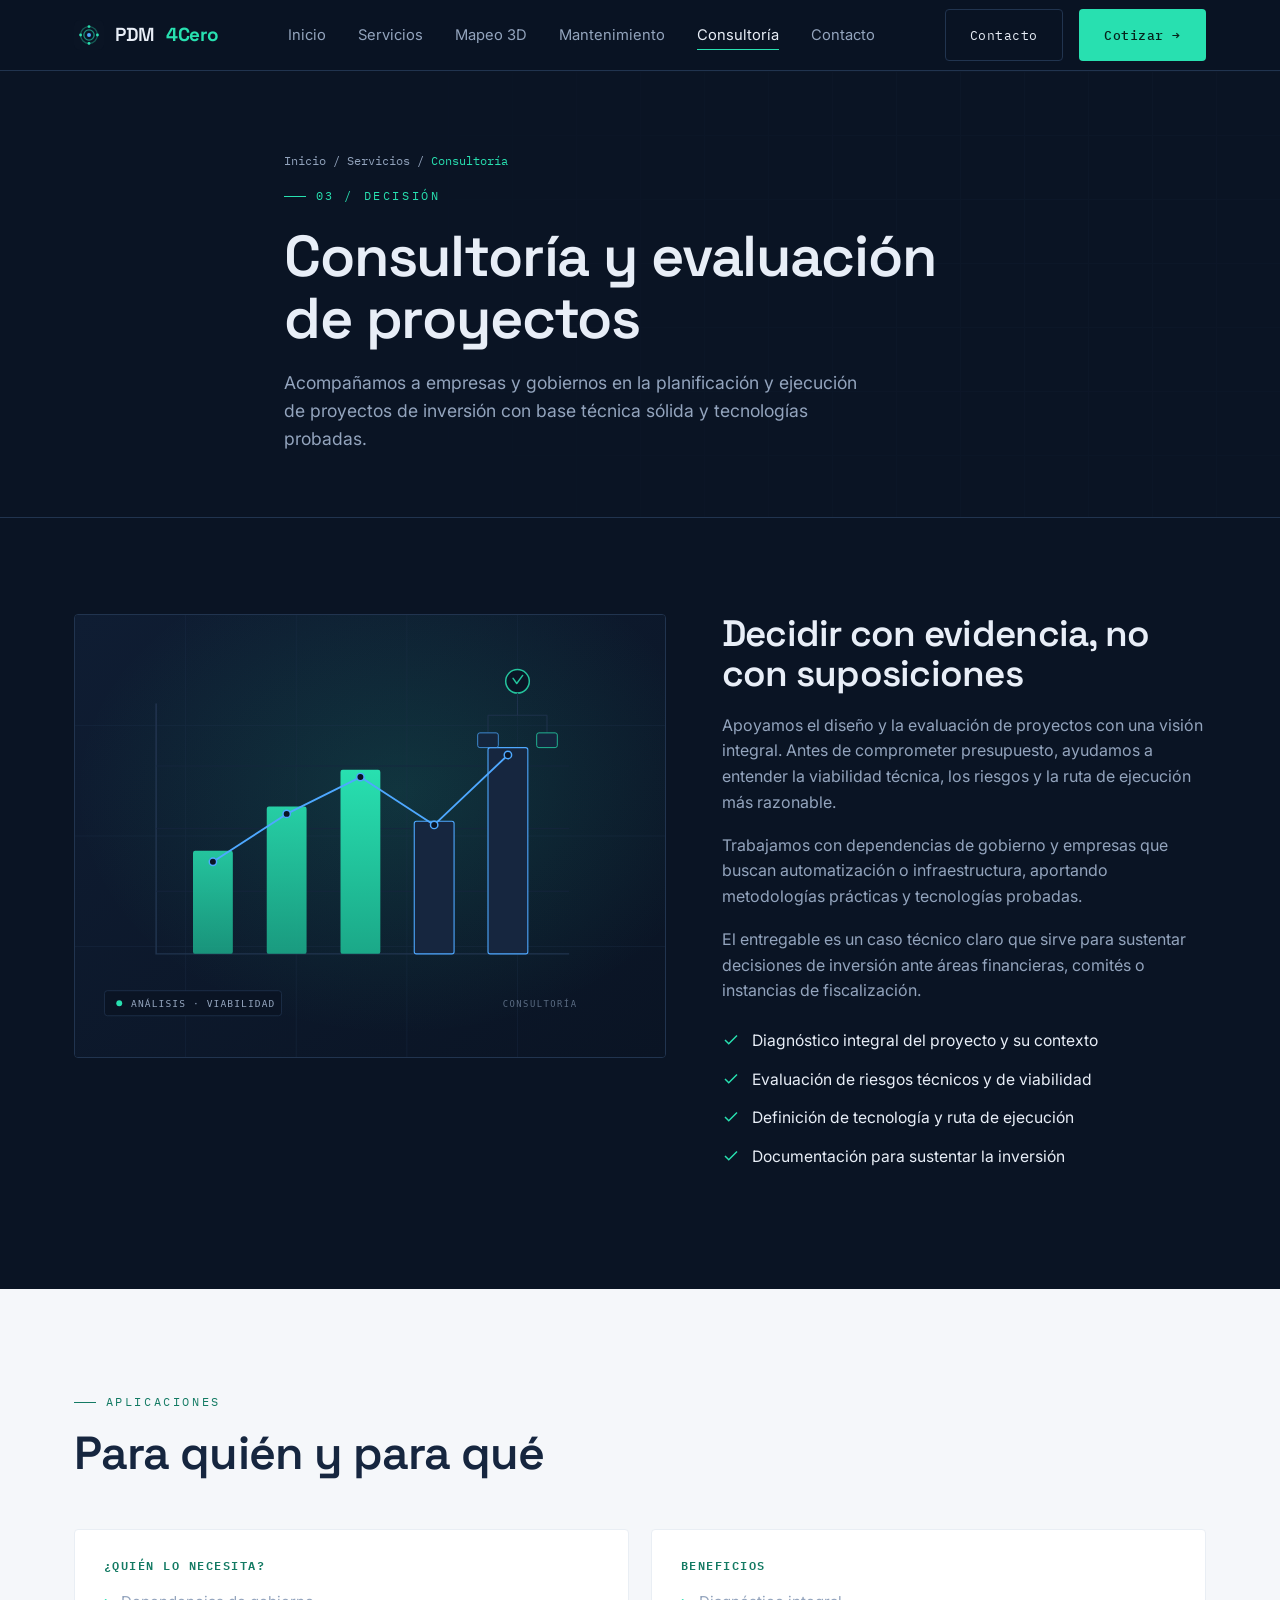
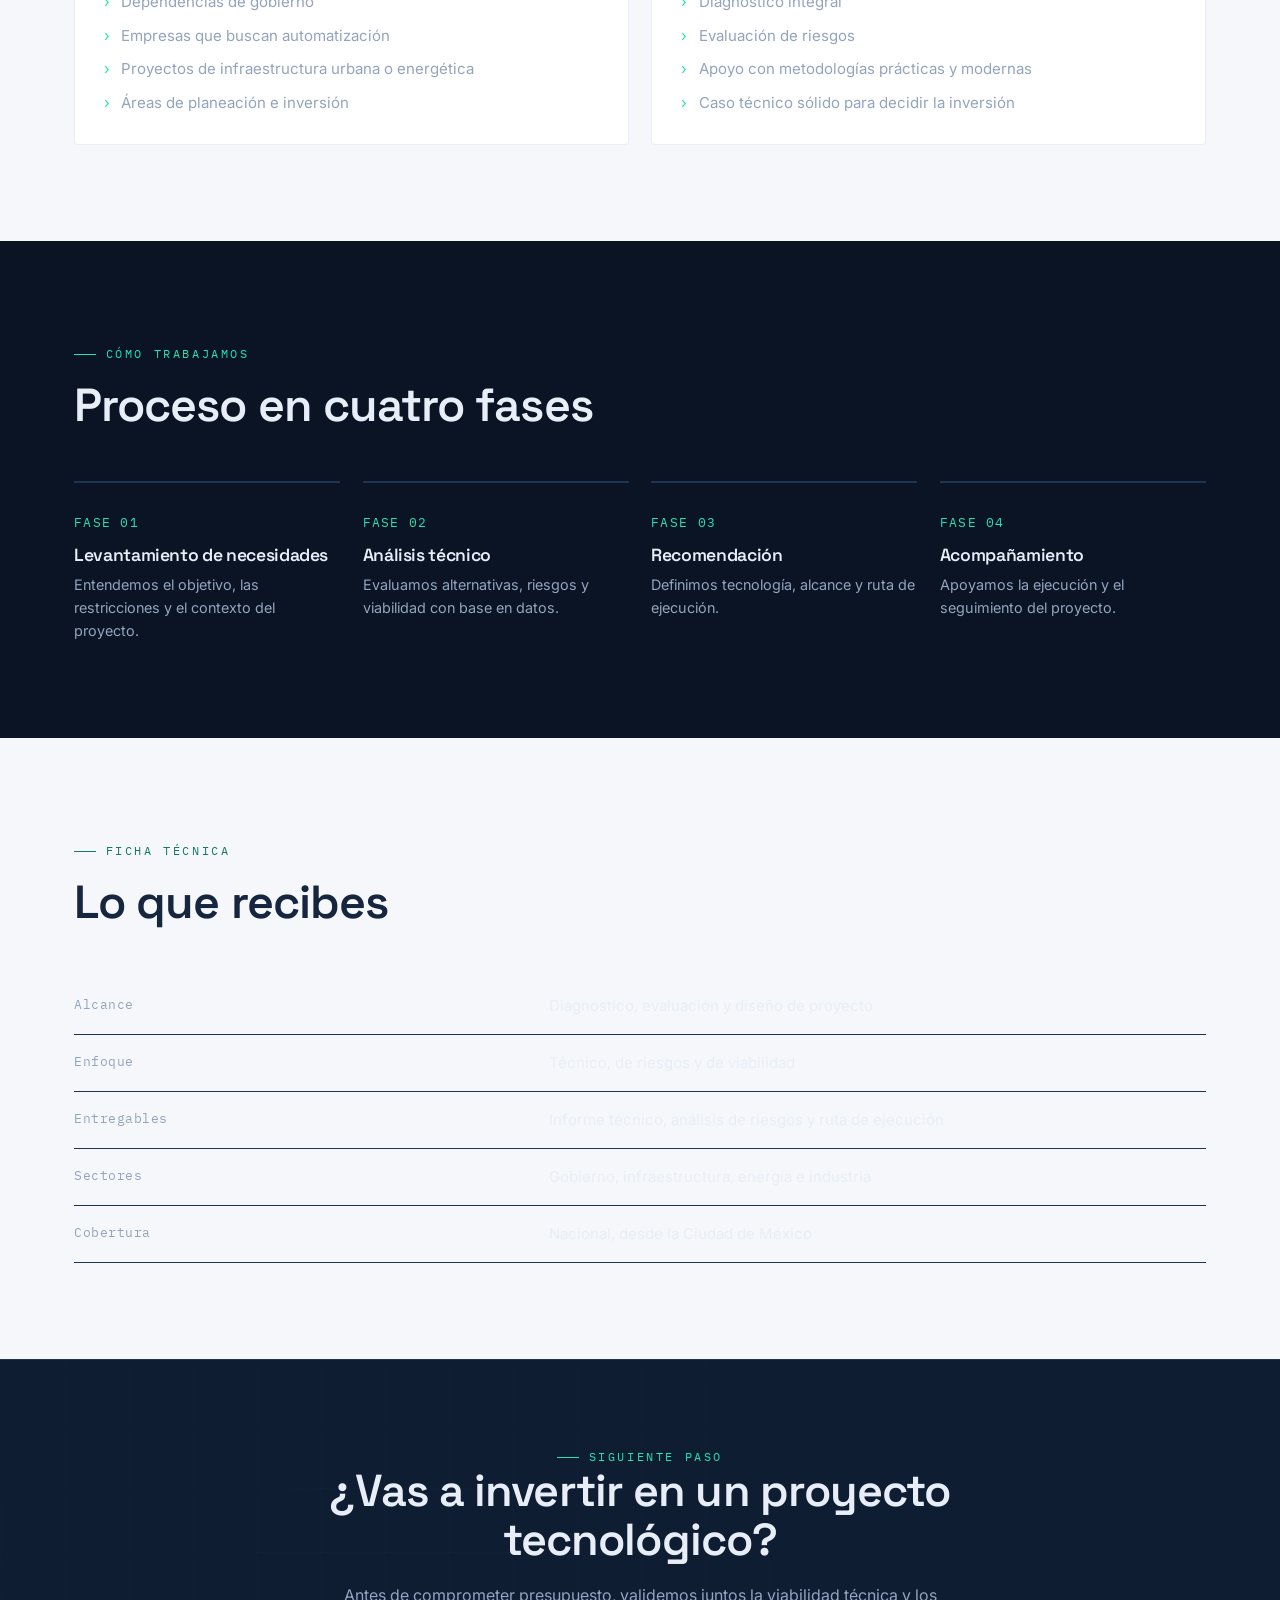
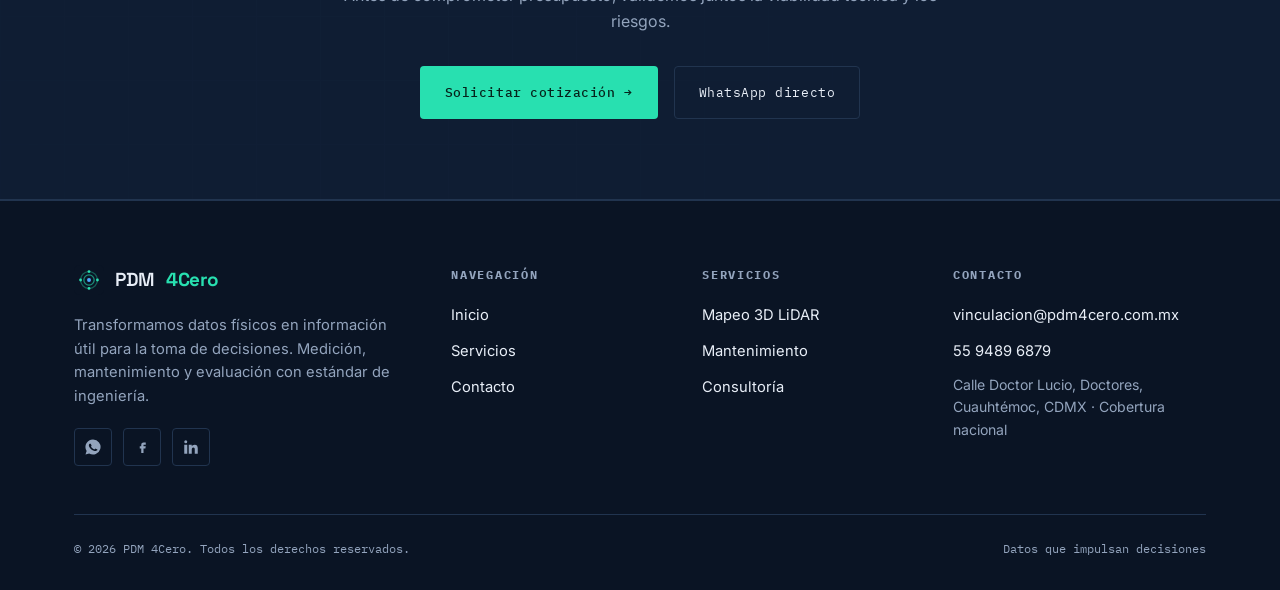
<file: servicios/consultoria-proyectos.html>
<!DOCTYPE html>
<html lang="es-MX">
<head>
  <meta charset="UTF-8" />
  <meta name="viewport" content="width=device-width, initial-scale=1" />
  <title>Consultor&iacute;a y evaluaci&oacute;n de proyectos tecnol&oacute;gicos | PDM 4Cero</title>
  <meta name="description" content="Consultor&iacute;a t&eacute;cnica para proyectos de inversi&oacute;n: diagn&oacute;stico integral, evaluaci&oacute;n de riesgos y dise&ntilde;o con base s&oacute;lida para gobierno y empresas." />
  <meta name="theme-color" content="#0a1424" />
  <link rel="canonical" href="https://pdm4cero.com.mx/servicios/consultoria-proyectos.html" />

  <meta property="og:type" content="website" />
  <meta property="og:site_name" content="PDM 4Cero" />
  <meta property="og:locale" content="es_MX" />
  <meta property="og:title" content="Consultor&iacute;a y evaluaci&oacute;n de proyectos tecnol&oacute;gicos | PDM 4Cero" />
  <meta property="og:description" content="Consultor&iacute;a t&eacute;cnica para proyectos de inversi&oacute;n: diagn&oacute;stico integral, evaluaci&oacute;n de riesgos y dise&ntilde;o con base s&oacute;lida para gobierno y empresas." />
  <meta property="og:url" content="https://elalexissanchez.github.io/pdm4cero/servicios/consultoria-proyectos.html" />
  <meta property="og:image" content="https://elalexissanchez.github.io/pdm4cero/img/og-image.png" />
  <meta name="twitter:card" content="summary_large_image" />
  <meta name="twitter:title" content="Consultor&iacute;a y evaluaci&oacute;n de proyectos tecnol&oacute;gicos | PDM 4Cero" />
  <meta name="twitter:description" content="Consultor&iacute;a t&eacute;cnica para proyectos de inversi&oacute;n: diagn&oacute;stico integral, evaluaci&oacute;n de riesgos y dise&ntilde;o con base s&oacute;lida para gobierno y empresas." />
  <meta name="twitter:image" content="https://elalexissanchez.github.io/pdm4cero/img/og-image.png" />

  <link rel="icon" type="image/svg+xml" href="../img-favicon.svg" />
  <link rel="preconnect" href="https://fonts.googleapis.com" />
  <link rel="preconnect" href="https://fonts.gstatic.com" crossorigin />
  <link href="https://fonts.googleapis.com/css2?family=Space+Grotesk:wght@400;500;600;700&family=Inter:wght@400;500;600&family=IBM+Plex+Mono:wght@400;500&display=swap" rel="stylesheet" />
  <link rel="stylesheet" href="../css/style.css" />

  <script type="application/ld+json">
  {
    "@context": "https://schema.org",
    "@type": "Service",
    "name": "Consultor&iacute;a y evaluaci&oacute;n de proyectos tecnol&oacute;gicos",
    "serviceType": "Consultor&iacute;a y evaluaci&oacute;n de proyectos tecnol&oacute;gicos",
    "description": "Consultor&iacute;a t&eacute;cnica para proyectos de inversi&oacute;n: diagn&oacute;stico integral, evaluaci&oacute;n de riesgos y dise&ntilde;o con base s&oacute;lida para gobierno y empresas.",
    "provider": {
      "@type": "ProfessionalService",
      "name": "PDM 4Cero",
      "url": "https://pdm4cero.com.mx/",
      "telephone": "+52-55-9489-6879",
      "email": "vinculacion@pdm4cero.com.mx",
      "address": {
        "@type": "PostalAddress",
        "addressLocality": "Ciudad de México",
        "addressRegion": "CDMX",
        "addressCountry": "MX"
      },
      "hasMap": "https://maps.app.goo.gl/pnAZv8cJ8C3qwJwA6"
    },
    "areaServed": { "@type": "Country", "name": "México" }
  }
  </script>
  <script type="application/ld+json">
  {
    "@context": "https://schema.org",
    "@type": "BreadcrumbList",
    "itemListElement": [
      { "@type": "ListItem", "position": 1, "name": "Inicio", "item": "https://pdm4cero.com.mx/" },
      { "@type": "ListItem", "position": 2, "name": "Servicios", "item": "https://pdm4cero.com.mx/servicios.html" },
      { "@type": "ListItem", "position": 3, "name": "Consultor&iacute;a y evaluaci&oacute;n de proyectos tecnol&oacute;gicos", "item": "https://pdm4cero.com.mx/servicios/consultoria-proyectos.html" }
    ]
  }
  </script>
</head>
<body>

  <header class="site-header">
    <div class="container nav">
      <a class="brand" href="../index.html" aria-label="PDM 4Cero — inicio">
        <img class="mark" src="../img-favicon.svg" alt="" width="30" height="30" /> PDM <b>4Cero</b>
      </a>
      <nav aria-label="Principal">
        <ul class="nav-links">
          <li><a href="../index.html">Inicio</a></li>
          <li><a href="../servicios.html">Servicios</a></li>
          <li><a href="mapeo-3d-lidar.html">Mapeo 3D</a></li>
          <li><a href="mantenimiento-infraestructura.html">Mantenimiento</a></li>
          <li><a href="consultoria-proyectos.html" class="active">Consultoría</a></li>
          <li><a href="../contacto.html">Contacto</a></li>
        </ul>
      </nav>
      <div class="nav-cta">
        <a class="btn btn-ghost" href="../contacto.html">Contacto</a>
        <a class="btn btn-primary" href="https://wa.me/525613766677" target="_blank" rel="noopener">Cotizar <span class="arr">&#8594;</span></a>
        <button class="nav-toggle" aria-label="Abrir men&uacute;"><span></span><span></span><span></span></button>
      </div>
    </div>
  </header>

  <section class="page-hero">
    <div class="hero-grid" aria-hidden="true"></div>
    <div class="container inner">
      <div class="breadcrumb"><a href="../index.html">Inicio</a> / <a href="../servicios.html">Servicios</a> / <span>Consultor&iacute;a</span></div>
      <span class="eyebrow" style="margin-top:1rem;">03 / Decisi&oacute;n</span>
      <h1>Consultor&iacute;a y evaluaci&oacute;n de proyectos</h1>
      <p>Acompa&ntilde;amos a empresas y gobiernos en la planificaci&oacute;n y ejecuci&oacute;n de proyectos de inversi&oacute;n con base t&eacute;cnica s&oacute;lida y tecnolog&iacute;as probadas.</p>
    </div>
  </section>

  <section class="section">
    <div class="container svc-detail">
      <div class="media" data-reveal>
        <img src="../img/consulting.svg" alt="Equipo de consultor&iacute;a analizando un proyecto t&eacute;cnico" loading="lazy" />
      </div>
      <div class="body" data-reveal>
        <h2>Decidir con evidencia, no con suposiciones</h2>
        <p>Apoyamos el dise&ntilde;o y la evaluaci&oacute;n de proyectos con una visi&oacute;n integral. Antes de comprometer presupuesto, ayudamos a entender la viabilidad t&eacute;cnica, los riesgos y la ruta de ejecuci&oacute;n m&aacute;s razonable.</p>
        <p>Trabajamos con dependencias de gobierno y empresas que buscan automatizaci&oacute;n o infraestructura, aportando metodolog&iacute;as pr&aacute;cticas y tecnolog&iacute;as probadas.</p>
        <p>El entregable es un caso t&eacute;cnico claro que sirve para sustentar decisiones de inversi&oacute;n ante &aacute;reas financieras, comit&eacute;s o instancias de fiscalizaci&oacute;n.</p>
        <ul class="feature-list">
          <li><svg width="18" height="18" viewBox="0 0 24 24" fill="none" stroke="currentColor" stroke-width="2"><path d="M20 6 9 17l-5-5"/></svg><span>Diagn&oacute;stico integral del proyecto y su contexto</span></li>
          <li><svg width="18" height="18" viewBox="0 0 24 24" fill="none" stroke="currentColor" stroke-width="2"><path d="M20 6 9 17l-5-5"/></svg><span>Evaluaci&oacute;n de riesgos t&eacute;cnicos y de viabilidad</span></li>
          <li><svg width="18" height="18" viewBox="0 0 24 24" fill="none" stroke="currentColor" stroke-width="2"><path d="M20 6 9 17l-5-5"/></svg><span>Definici&oacute;n de tecnolog&iacute;a y ruta de ejecuci&oacute;n</span></li>
          <li><svg width="18" height="18" viewBox="0 0 24 24" fill="none" stroke="currentColor" stroke-width="2"><path d="M20 6 9 17l-5-5"/></svg><span>Documentaci&oacute;n para sustentar la inversi&oacute;n</span></li>
        </ul>
      </div>
    </div>
  </section>

  <section class="section surface-light">
    <div class="container">
      <div class="section-head">
        <span class="eyebrow">Aplicaciones</span>
        <h2>Para qui&eacute;n y para qu&eacute;</h2>
      </div>
      <div class="two-col">
        <div class="info-card" style="background:#fff;border-color:var(--paper-2);" data-reveal>
          <h4 style="color:var(--scan-ink);">&iquest;Qui&eacute;n lo necesita?</h4>
          <ul style="color:var(--text-dark-mut);">
            <li>Dependencias de gobierno</li>
            <li>Empresas que buscan automatizaci&oacute;n</li>
            <li>Proyectos de infraestructura urbana o energ&eacute;tica</li>
            <li>&Aacute;reas de planeaci&oacute;n e inversi&oacute;n</li>
          </ul>
        </div>
        <div class="info-card" style="background:#fff;border-color:var(--paper-2);" data-reveal>
          <h4 style="color:var(--scan-ink);">Beneficios</h4>
          <ul style="color:var(--text-dark-mut);">
            <li>Diagn&oacute;stico integral</li>
            <li>Evaluaci&oacute;n de riesgos</li>
            <li>Apoyo con metodolog&iacute;as pr&aacute;cticas y modernas</li>
            <li>Caso t&eacute;cnico s&oacute;lido para decidir la inversi&oacute;n</li>
          </ul>
        </div>
      </div>
    </div>
  </section>

  <section class="section">
    <div class="container">
      <div class="section-head">
        <span class="eyebrow">C&oacute;mo trabajamos</span>
        <h2>Proceso en cuatro fases</h2>
      </div>
      <div class="process">
        <div class="step" data-reveal><span class="n">FASE 01</span><h4>Levantamiento de necesidades</h4><p>Entendemos el objetivo, las restricciones y el contexto del proyecto.</p></div>
        <div class="step" data-reveal><span class="n">FASE 02</span><h4>An&aacute;lisis t&eacute;cnico</h4><p>Evaluamos alternativas, riesgos y viabilidad con base en datos.</p></div>
        <div class="step" data-reveal><span class="n">FASE 03</span><h4>Recomendaci&oacute;n</h4><p>Definimos tecnolog&iacute;a, alcance y ruta de ejecuci&oacute;n.</p></div>
        <div class="step" data-reveal><span class="n">FASE 04</span><h4>Acompa&ntilde;amiento</h4><p>Apoyamos la ejecuci&oacute;n y el seguimiento del proyecto.</p></div>
      </div>
    </div>
  </section>

  <section class="section surface-light">
    <div class="container">
      <div class="section-head">
        <span class="eyebrow">Ficha t&eacute;cnica</span>
        <h2>Lo que recibes</h2>
      </div>
      <table class="spec-table" data-reveal>
        <tr><td>Alcance</td><td>Diagn&oacute;stico, evaluaci&oacute;n y dise&ntilde;o de proyecto</td></tr>
        <tr><td>Enfoque</td><td>T&eacute;cnico, de riesgos y de viabilidad</td></tr>
        <tr><td>Entregables</td><td>Informe t&eacute;cnico, an&aacute;lisis de riesgos y ruta de ejecuci&oacute;n</td></tr>
        <tr><td>Sectores</td><td>Gobierno, infraestructura, energ&iacute;a e industria</td></tr>
        <tr><td>Cobertura</td><td>Nacional, desde la Ciudad de M&eacute;xico</td></tr>
      </table>
    </div>
  </section>

  <section class="cta-band">
    <div class="hero-grid" aria-hidden="true"></div>
    <div class="container cta-inner">
      <span class="eyebrow" style="justify-content:center;">Siguiente paso</span>
      <h2>&iquest;Vas a invertir en un proyecto tecnol&oacute;gico?</h2>
      <p>Antes de comprometer presupuesto, validemos juntos la viabilidad t&eacute;cnica y los riesgos.</p>
      <div class="hero-actions">
        <a class="btn btn-primary" href="../contacto.html">Solicitar cotizaci&oacute;n <span class="arr">&#8594;</span></a>
        <a class="btn btn-ghost" href="https://wa.me/525613766677" target="_blank" rel="noopener">WhatsApp directo</a>
      </div>
    </div>
  </section>

  <footer class="site-footer">
    <div class="container">
      <div class="footer-grid">
        <div class="footer-brand">
          <a class="brand" href="../index.html"><img class="mark" src="../img-favicon.svg" alt="" width="30" height="30" /> PDM <b>4Cero</b></a>
          <p>Transformamos datos f&iacute;sicos en informaci&oacute;n &uacute;til para la toma de decisiones. Medici&oacute;n, mantenimiento y evaluaci&oacute;n con est&aacute;ndar de ingenier&iacute;a.</p>
          <div class="social">
            <a href="https://wa.me/525613766677" target="_blank" rel="noopener" aria-label="WhatsApp"><svg width="18" height="18" viewBox="0 0 24 24" fill="currentColor"><path d="M12 2a10 10 0 0 0-8.5 15.3L2 22l4.8-1.5A10 10 0 1 0 12 2Zm5.3 14.2c-.2.6-1.3 1.2-1.8 1.2-.5.1-1 .2-3.3-.7-2.8-1.1-4.5-3.9-4.6-4.1-.1-.2-1.1-1.4-1.1-2.7s.7-1.9 .9-2.1c.2-.2.5-.3.7-.3h.5c.2 0 .4 0 .6.5l.8 2c.1.2.1.4 0 .5l-.4.5c-.2.2-.3.3-.1.6.2.3.8 1.3 1.7 2.1 1.2 1 2.1 1.3 2.4 1.5.2.1.4.1.5-.1l.7-.8c.2-.2.4-.2.6-.1l1.9.9c.2.1.4.2.4.3.1.2.1.7-.1 1.3Z"/></svg></a>
            <a href="#" aria-label="Facebook"><svg width="18" height="18" viewBox="0 0 24 24" fill="currentColor"><path d="M14 9h3V6h-3c-2 0-3 1.3-3 3v2H9v3h2v6h3v-6h2.5l.5-3H14V9.5c0-.3.2-.5.5-.5H14Z"/></svg></a>
            <a href="#" aria-label="LinkedIn"><svg width="18" height="18" viewBox="0 0 24 24" fill="currentColor"><path d="M5 3a2 2 0 1 0 0 4 2 2 0 0 0 0-4ZM3 9h4v12H3V9Zm6 0h4v2c.6-1 2-2 4-2 3 0 4 2 4 5v7h-4v-6c0-1.5-.5-2.5-2-2.5S13 14 13 15.5V21H9V9Z"/></svg></a>
          </div>
        </div>
        <div class="footer-col">
          <h5>Navegaci&oacute;n</h5>
          <ul>
            <li><a href="../index.html">Inicio</a></li>
            <li><a href="../servicios.html">Servicios</a></li>
            <li><a href="../contacto.html">Contacto</a></li>
          </ul>
        </div>
        <div class="footer-col">
          <h5>Servicios</h5>
          <ul>
            <li><a href="mapeo-3d-lidar.html">Mapeo 3D LiDAR</a></li>
            <li><a href="mantenimiento-infraestructura.html">Mantenimiento</a></li>
            <li><a href="consultoria-proyectos.html">Consultor&iacute;a</a></li>
          </ul>
        </div>
        <div class="footer-col">
          <h5>Contacto</h5>
          <ul>
            <li><a href="mailto:vinculacion@pdm4cero.com.mx">vinculacion@pdm4cero.com.mx</a></li>
            <li><a href="tel:+525594896879">55 9489 6879</a></li>
            <li class="muted">Calle Doctor Lucio, Doctores,<br/>Cuauht&eacute;moc, CDMX &middot; Cobertura nacional</li>
          </ul>
        </div>
      </div>
      <div class="footer-bottom">
        <span>&copy; <span data-year>2025</span> PDM 4Cero. Todos los derechos reservados.</span>
        <span>Datos que impulsan decisiones</span>
      </div>
    </div>
  </footer>

  <script src="../js/main.js"></script>
</body>
</html>
</file>
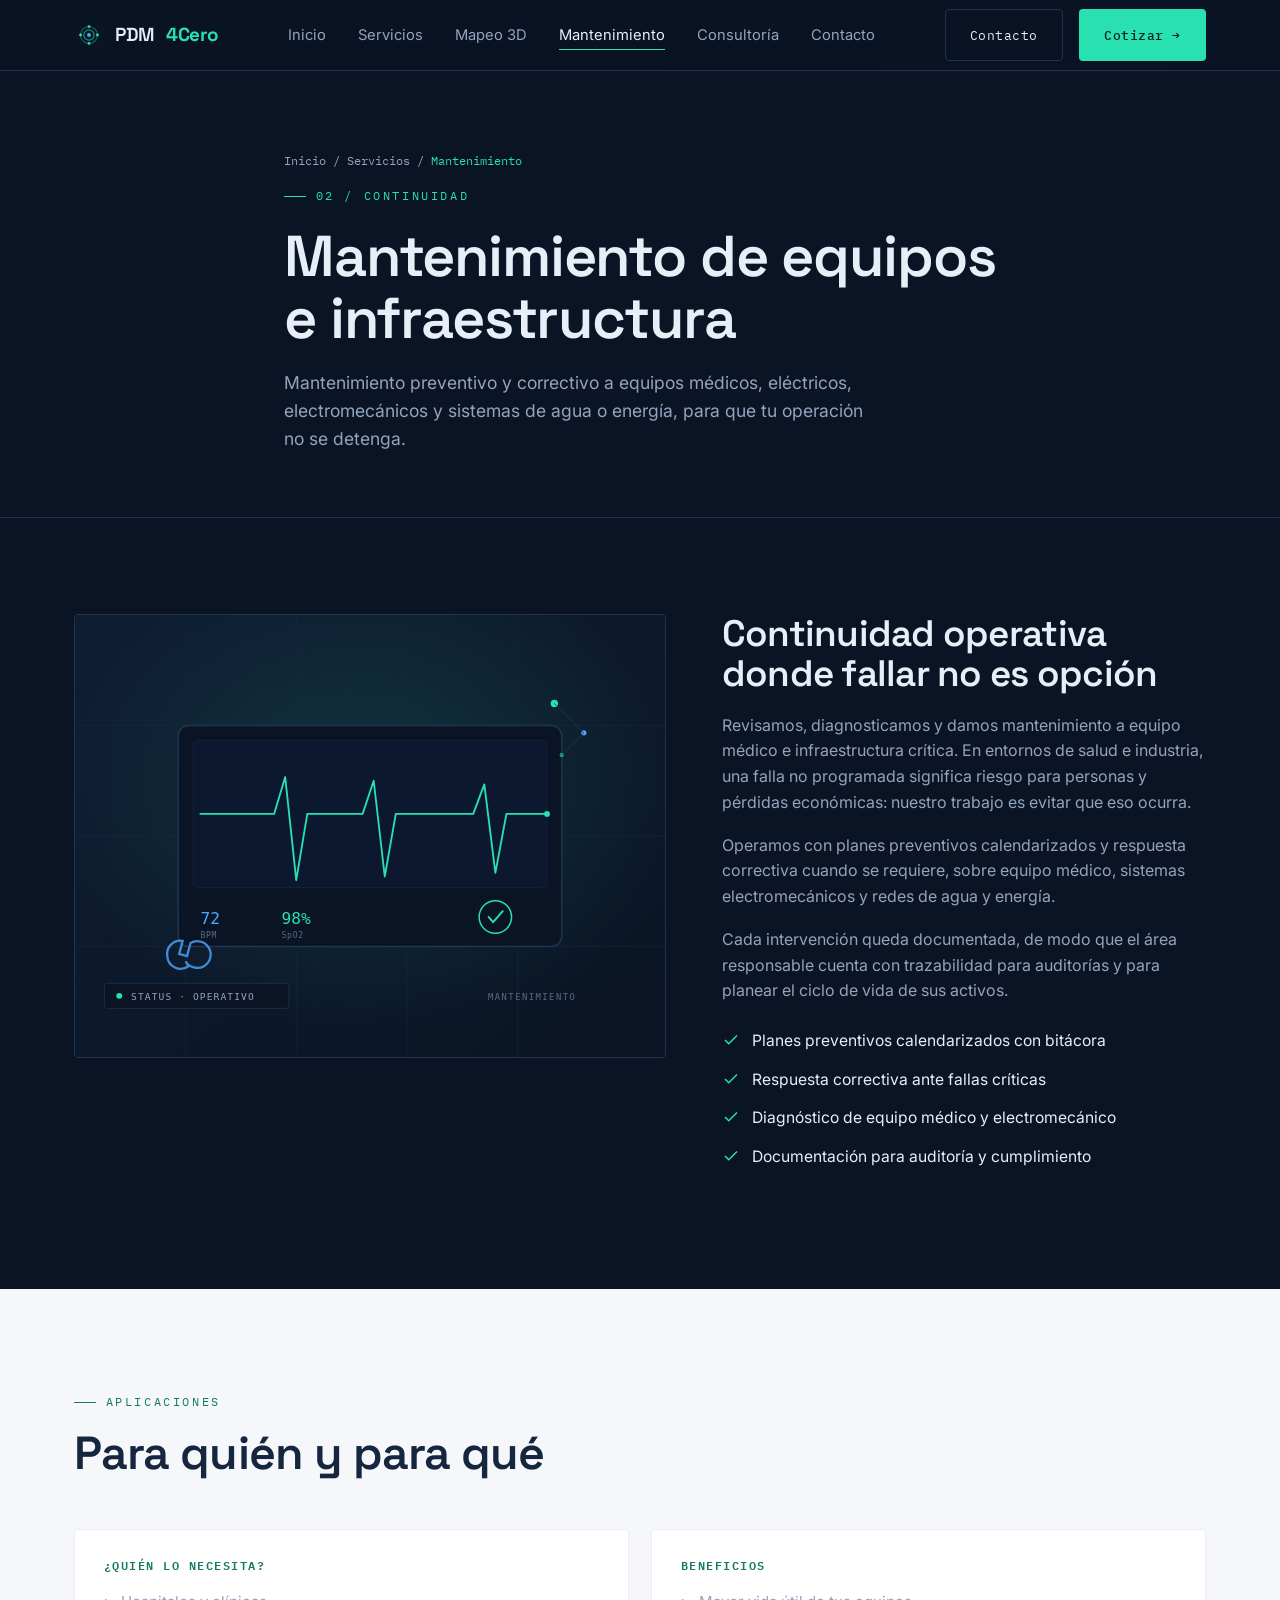
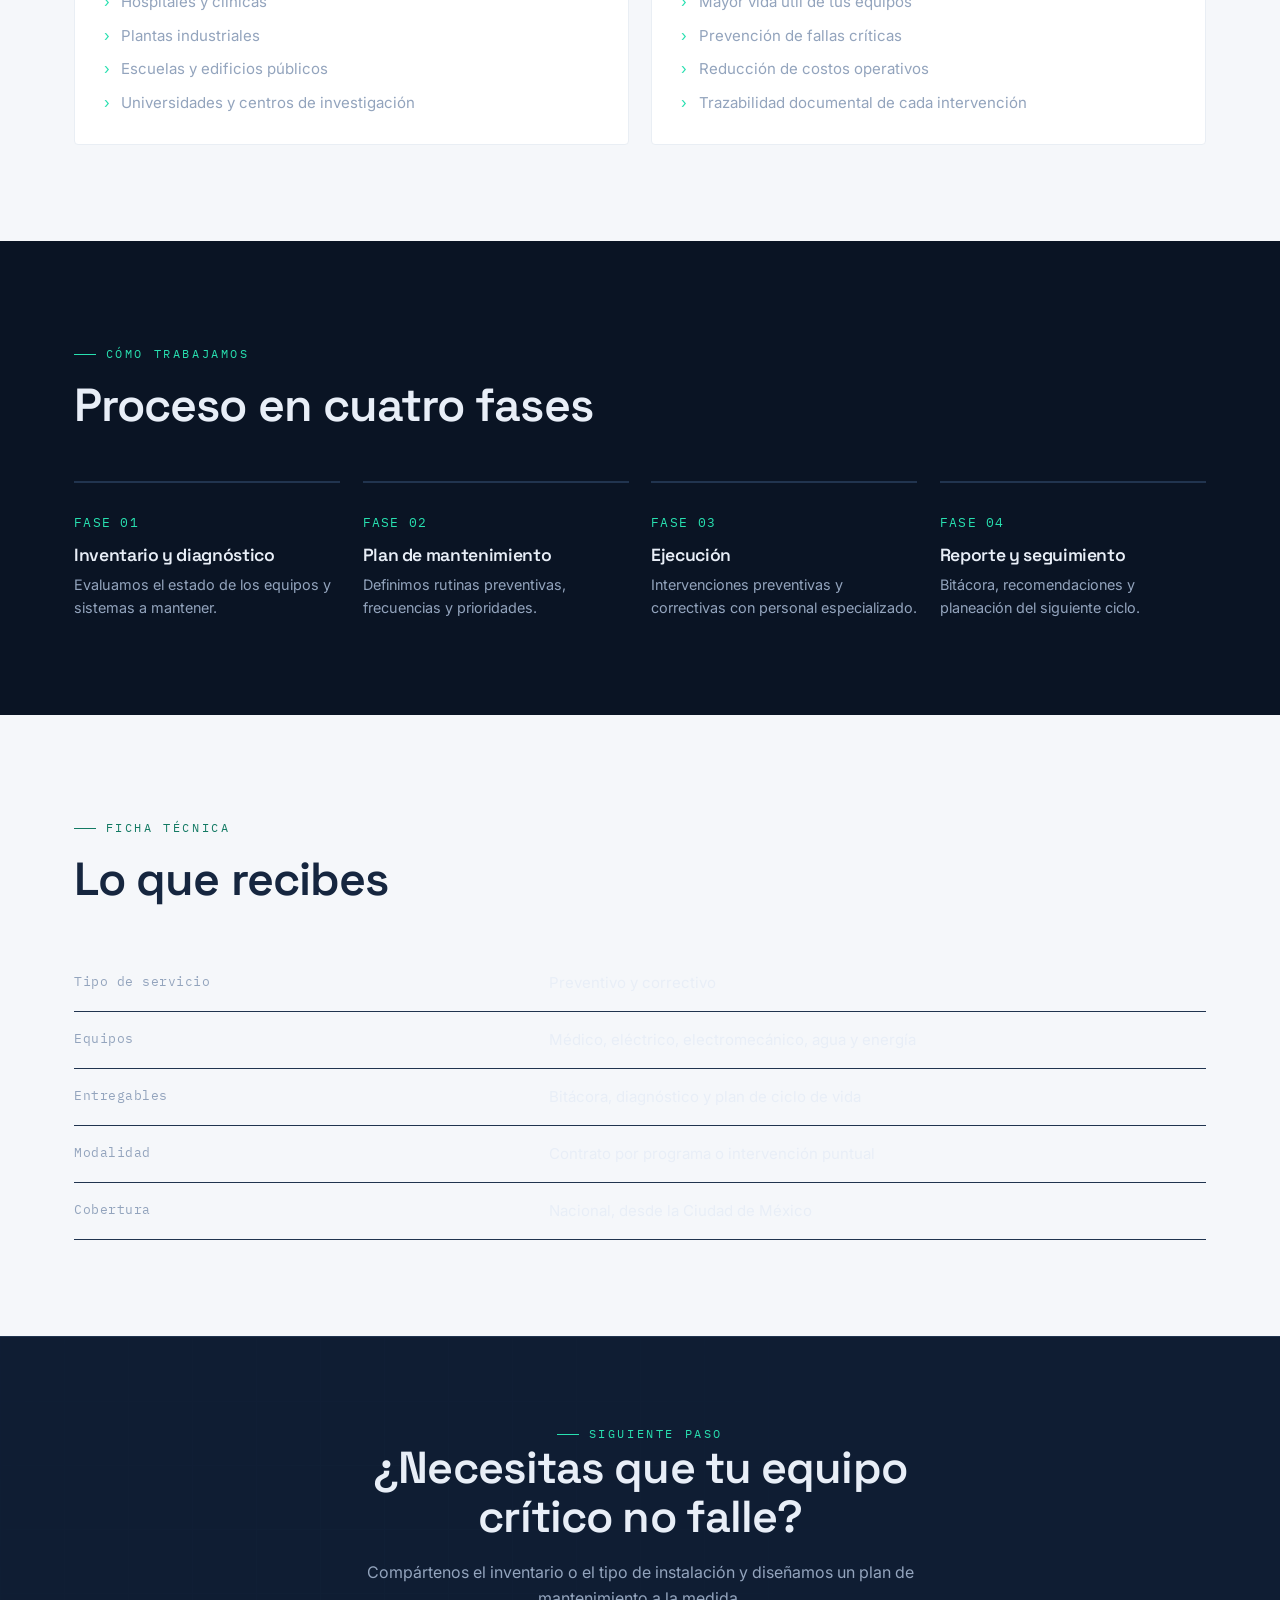
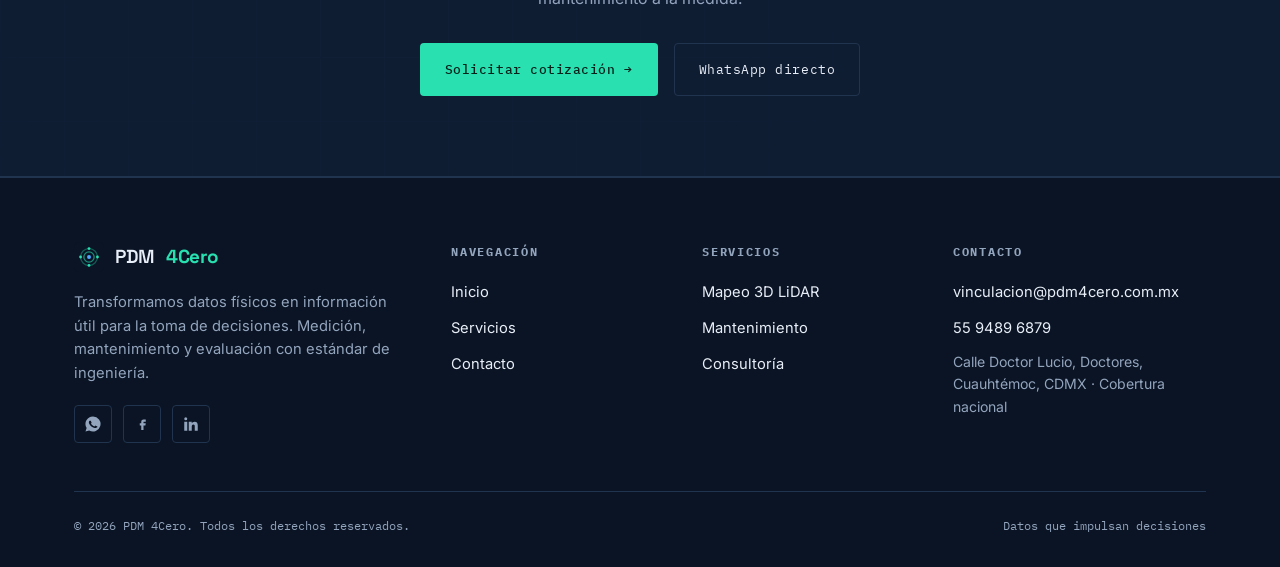
<file: servicios/mantenimiento-infraestructura.html>
<!DOCTYPE html>
<html lang="es-MX">
<head>
  <meta charset="UTF-8" />
  <meta name="viewport" content="width=device-width, initial-scale=1" />
  <title>Mantenimiento de equipos e infraestructura m&eacute;dica | PDM 4Cero</title>
  <meta name="description" content="Mantenimiento preventivo y correctivo de equipo m&eacute;dico, electromec&aacute;nico y sistemas cr&iacute;ticos para hospitales, plantas y edificios p&uacute;blicos. Cobertura nacional." />
  <meta name="theme-color" content="#0a1424" />
  <link rel="canonical" href="https://pdm4cero.com.mx/servicios/mantenimiento-infraestructura.html" />

  <meta property="og:type" content="website" />
  <meta property="og:site_name" content="PDM 4Cero" />
  <meta property="og:locale" content="es_MX" />
  <meta property="og:title" content="Mantenimiento de equipos e infraestructura m&eacute;dica | PDM 4Cero" />
  <meta property="og:description" content="Mantenimiento preventivo y correctivo de equipo m&eacute;dico, electromec&aacute;nico y sistemas cr&iacute;ticos para hospitales, plantas y edificios p&uacute;blicos. Cobertura nacional." />
  <meta property="og:url" content="https://elalexissanchez.github.io/pdm4cero/servicios/mantenimiento-infraestructura.html" />
  <meta property="og:image" content="https://elalexissanchez.github.io/pdm4cero/img/og-image.png" />
  <meta name="twitter:card" content="summary_large_image" />
  <meta name="twitter:title" content="Mantenimiento de equipos e infraestructura m&eacute;dica | PDM 4Cero" />
  <meta name="twitter:description" content="Mantenimiento preventivo y correctivo de equipo m&eacute;dico, electromec&aacute;nico y sistemas cr&iacute;ticos para hospitales, plantas y edificios p&uacute;blicos. Cobertura nacional." />
  <meta name="twitter:image" content="https://elalexissanchez.github.io/pdm4cero/img/og-image.png" />

  <link rel="icon" type="image/svg+xml" href="../img-favicon.svg" />
  <link rel="preconnect" href="https://fonts.googleapis.com" />
  <link rel="preconnect" href="https://fonts.gstatic.com" crossorigin />
  <link href="https://fonts.googleapis.com/css2?family=Space+Grotesk:wght@400;500;600;700&family=Inter:wght@400;500;600&family=IBM+Plex+Mono:wght@400;500&display=swap" rel="stylesheet" />
  <link rel="stylesheet" href="../css/style.css" />

  <script type="application/ld+json">
  {
    "@context": "https://schema.org",
    "@type": "Service",
    "name": "Mantenimiento de equipos e infraestructura m&eacute;dica",
    "serviceType": "Mantenimiento de equipos e infraestructura m&eacute;dica",
    "description": "Mantenimiento preventivo y correctivo de equipo m&eacute;dico, electromec&aacute;nico y sistemas cr&iacute;ticos para hospitales, plantas y edificios p&uacute;blicos. Cobertura nacional.",
    "provider": {
      "@type": "ProfessionalService",
      "name": "PDM 4Cero",
      "url": "https://pdm4cero.com.mx/",
      "telephone": "+52-55-9489-6879",
      "email": "vinculacion@pdm4cero.com.mx",
      "address": {
        "@type": "PostalAddress",
        "addressLocality": "Ciudad de México",
        "addressRegion": "CDMX",
        "addressCountry": "MX"
      },
      "hasMap": "https://maps.app.goo.gl/pnAZv8cJ8C3qwJwA6"
    },
    "areaServed": { "@type": "Country", "name": "México" }
  }
  </script>
  <script type="application/ld+json">
  {
    "@context": "https://schema.org",
    "@type": "BreadcrumbList",
    "itemListElement": [
      { "@type": "ListItem", "position": 1, "name": "Inicio", "item": "https://pdm4cero.com.mx/" },
      { "@type": "ListItem", "position": 2, "name": "Servicios", "item": "https://pdm4cero.com.mx/servicios.html" },
      { "@type": "ListItem", "position": 3, "name": "Mantenimiento de equipos e infraestructura m&eacute;dica", "item": "https://pdm4cero.com.mx/servicios/mantenimiento-infraestructura.html" }
    ]
  }
  </script>
</head>
<body>

  <header class="site-header">
    <div class="container nav">
      <a class="brand" href="../index.html" aria-label="PDM 4Cero — inicio">
        <img class="mark" src="../img-favicon.svg" alt="" width="30" height="30" /> PDM <b>4Cero</b>
      </a>
      <nav aria-label="Principal">
        <ul class="nav-links">
          <li><a href="../index.html">Inicio</a></li>
          <li><a href="../servicios.html">Servicios</a></li>
          <li><a href="mapeo-3d-lidar.html">Mapeo 3D</a></li>
          <li><a href="mantenimiento-infraestructura.html" class="active">Mantenimiento</a></li>
          <li><a href="consultoria-proyectos.html">Consultoría</a></li>
          <li><a href="../contacto.html">Contacto</a></li>
        </ul>
      </nav>
      <div class="nav-cta">
        <a class="btn btn-ghost" href="../contacto.html">Contacto</a>
        <a class="btn btn-primary" href="https://wa.me/525613766677" target="_blank" rel="noopener">Cotizar <span class="arr">&#8594;</span></a>
        <button class="nav-toggle" aria-label="Abrir men&uacute;"><span></span><span></span><span></span></button>
      </div>
    </div>
  </header>

  <section class="page-hero">
    <div class="hero-grid" aria-hidden="true"></div>
    <div class="container inner">
      <div class="breadcrumb"><a href="../index.html">Inicio</a> / <a href="../servicios.html">Servicios</a> / <span>Mantenimiento</span></div>
      <span class="eyebrow" style="margin-top:1rem;">02 / Continuidad</span>
      <h1>Mantenimiento de equipos e infraestructura</h1>
      <p>Mantenimiento preventivo y correctivo a equipos m&eacute;dicos, el&eacute;ctricos, electromec&aacute;nicos y sistemas de agua o energ&iacute;a, para que tu operaci&oacute;n no se detenga.</p>
    </div>
  </section>

  <section class="section">
    <div class="container svc-detail">
      <div class="media" data-reveal>
        <img src="../img/medical.svg" alt="T&eacute;cnico realizando mantenimiento de equipo m&eacute;dico" loading="lazy" />
      </div>
      <div class="body" data-reveal>
        <h2>Continuidad operativa donde fallar no es opci&oacute;n</h2>
        <p>Revisamos, diagnosticamos y damos mantenimiento a equipo m&eacute;dico e infraestructura cr&iacute;tica. En entornos de salud e industria, una falla no programada significa riesgo para personas y p&eacute;rdidas econ&oacute;micas: nuestro trabajo es evitar que eso ocurra.</p>
        <p>Operamos con planes preventivos calendarizados y respuesta correctiva cuando se requiere, sobre equipo m&eacute;dico, sistemas electromec&aacute;nicos y redes de agua y energ&iacute;a.</p>
        <p>Cada intervenci&oacute;n queda documentada, de modo que el &aacute;rea responsable cuenta con trazabilidad para auditor&iacute;as y para planear el ciclo de vida de sus activos.</p>
        <ul class="feature-list">
          <li><svg width="18" height="18" viewBox="0 0 24 24" fill="none" stroke="currentColor" stroke-width="2"><path d="M20 6 9 17l-5-5"/></svg><span>Planes preventivos calendarizados con bit&aacute;cora</span></li>
          <li><svg width="18" height="18" viewBox="0 0 24 24" fill="none" stroke="currentColor" stroke-width="2"><path d="M20 6 9 17l-5-5"/></svg><span>Respuesta correctiva ante fallas cr&iacute;ticas</span></li>
          <li><svg width="18" height="18" viewBox="0 0 24 24" fill="none" stroke="currentColor" stroke-width="2"><path d="M20 6 9 17l-5-5"/></svg><span>Diagn&oacute;stico de equipo m&eacute;dico y electromec&aacute;nico</span></li>
          <li><svg width="18" height="18" viewBox="0 0 24 24" fill="none" stroke="currentColor" stroke-width="2"><path d="M20 6 9 17l-5-5"/></svg><span>Documentaci&oacute;n para auditor&iacute;a y cumplimiento</span></li>
        </ul>
      </div>
    </div>
  </section>

  <section class="section surface-light">
    <div class="container">
      <div class="section-head">
        <span class="eyebrow">Aplicaciones</span>
        <h2>Para qui&eacute;n y para qu&eacute;</h2>
      </div>
      <div class="two-col">
        <div class="info-card" style="background:#fff;border-color:var(--paper-2);" data-reveal>
          <h4 style="color:var(--scan-ink);">&iquest;Qui&eacute;n lo necesita?</h4>
          <ul style="color:var(--text-dark-mut);">
            <li>Hospitales y cl&iacute;nicas</li>
            <li>Plantas industriales</li>
            <li>Escuelas y edificios p&uacute;blicos</li>
            <li>Universidades y centros de investigaci&oacute;n</li>
          </ul>
        </div>
        <div class="info-card" style="background:#fff;border-color:var(--paper-2);" data-reveal>
          <h4 style="color:var(--scan-ink);">Beneficios</h4>
          <ul style="color:var(--text-dark-mut);">
            <li>Mayor vida &uacute;til de tus equipos</li>
            <li>Prevenci&oacute;n de fallas cr&iacute;ticas</li>
            <li>Reducci&oacute;n de costos operativos</li>
            <li>Trazabilidad documental de cada intervenci&oacute;n</li>
          </ul>
        </div>
      </div>
    </div>
  </section>

  <section class="section">
    <div class="container">
      <div class="section-head">
        <span class="eyebrow">C&oacute;mo trabajamos</span>
        <h2>Proceso en cuatro fases</h2>
      </div>
      <div class="process">
        <div class="step" data-reveal><span class="n">FASE 01</span><h4>Inventario y diagn&oacute;stico</h4><p>Evaluamos el estado de los equipos y sistemas a mantener.</p></div>
        <div class="step" data-reveal><span class="n">FASE 02</span><h4>Plan de mantenimiento</h4><p>Definimos rutinas preventivas, frecuencias y prioridades.</p></div>
        <div class="step" data-reveal><span class="n">FASE 03</span><h4>Ejecuci&oacute;n</h4><p>Intervenciones preventivas y correctivas con personal especializado.</p></div>
        <div class="step" data-reveal><span class="n">FASE 04</span><h4>Reporte y seguimiento</h4><p>Bit&aacute;cora, recomendaciones y planeaci&oacute;n del siguiente ciclo.</p></div>
      </div>
    </div>
  </section>

  <section class="section surface-light">
    <div class="container">
      <div class="section-head">
        <span class="eyebrow">Ficha t&eacute;cnica</span>
        <h2>Lo que recibes</h2>
      </div>
      <table class="spec-table" data-reveal>
        <tr><td>Tipo de servicio</td><td>Preventivo y correctivo</td></tr>
        <tr><td>Equipos</td><td>M&eacute;dico, el&eacute;ctrico, electromec&aacute;nico, agua y energ&iacute;a</td></tr>
        <tr><td>Entregables</td><td>Bit&aacute;cora, diagn&oacute;stico y plan de ciclo de vida</td></tr>
        <tr><td>Modalidad</td><td>Contrato por programa o intervenci&oacute;n puntual</td></tr>
        <tr><td>Cobertura</td><td>Nacional, desde la Ciudad de M&eacute;xico</td></tr>
      </table>
    </div>
  </section>

  <section class="cta-band">
    <div class="hero-grid" aria-hidden="true"></div>
    <div class="container cta-inner">
      <span class="eyebrow" style="justify-content:center;">Siguiente paso</span>
      <h2>&iquest;Necesitas que tu equipo cr&iacute;tico no falle?</h2>
      <p>Comp&aacute;rtenos el inventario o el tipo de instalaci&oacute;n y dise&ntilde;amos un plan de mantenimiento a la medida.</p>
      <div class="hero-actions">
        <a class="btn btn-primary" href="../contacto.html">Solicitar cotizaci&oacute;n <span class="arr">&#8594;</span></a>
        <a class="btn btn-ghost" href="https://wa.me/525613766677" target="_blank" rel="noopener">WhatsApp directo</a>
      </div>
    </div>
  </section>

  <footer class="site-footer">
    <div class="container">
      <div class="footer-grid">
        <div class="footer-brand">
          <a class="brand" href="../index.html"><img class="mark" src="../img-favicon.svg" alt="" width="30" height="30" /> PDM <b>4Cero</b></a>
          <p>Transformamos datos f&iacute;sicos en informaci&oacute;n &uacute;til para la toma de decisiones. Medici&oacute;n, mantenimiento y evaluaci&oacute;n con est&aacute;ndar de ingenier&iacute;a.</p>
          <div class="social">
            <a href="https://wa.me/525613766677" target="_blank" rel="noopener" aria-label="WhatsApp"><svg width="18" height="18" viewBox="0 0 24 24" fill="currentColor"><path d="M12 2a10 10 0 0 0-8.5 15.3L2 22l4.8-1.5A10 10 0 1 0 12 2Zm5.3 14.2c-.2.6-1.3 1.2-1.8 1.2-.5.1-1 .2-3.3-.7-2.8-1.1-4.5-3.9-4.6-4.1-.1-.2-1.1-1.4-1.1-2.7s.7-1.9 .9-2.1c.2-.2.5-.3.7-.3h.5c.2 0 .4 0 .6.5l.8 2c.1.2.1.4 0 .5l-.4.5c-.2.2-.3.3-.1.6.2.3.8 1.3 1.7 2.1 1.2 1 2.1 1.3 2.4 1.5.2.1.4.1.5-.1l.7-.8c.2-.2.4-.2.6-.1l1.9.9c.2.1.4.2.4.3.1.2.1.7-.1 1.3Z"/></svg></a>
            <a href="#" aria-label="Facebook"><svg width="18" height="18" viewBox="0 0 24 24" fill="currentColor"><path d="M14 9h3V6h-3c-2 0-3 1.3-3 3v2H9v3h2v6h3v-6h2.5l.5-3H14V9.5c0-.3.2-.5.5-.5H14Z"/></svg></a>
            <a href="#" aria-label="LinkedIn"><svg width="18" height="18" viewBox="0 0 24 24" fill="currentColor"><path d="M5 3a2 2 0 1 0 0 4 2 2 0 0 0 0-4ZM3 9h4v12H3V9Zm6 0h4v2c.6-1 2-2 4-2 3 0 4 2 4 5v7h-4v-6c0-1.5-.5-2.5-2-2.5S13 14 13 15.5V21H9V9Z"/></svg></a>
          </div>
        </div>
        <div class="footer-col">
          <h5>Navegaci&oacute;n</h5>
          <ul>
            <li><a href="../index.html">Inicio</a></li>
            <li><a href="../servicios.html">Servicios</a></li>
            <li><a href="../contacto.html">Contacto</a></li>
          </ul>
        </div>
        <div class="footer-col">
          <h5>Servicios</h5>
          <ul>
            <li><a href="mapeo-3d-lidar.html">Mapeo 3D LiDAR</a></li>
            <li><a href="mantenimiento-infraestructura.html">Mantenimiento</a></li>
            <li><a href="consultoria-proyectos.html">Consultor&iacute;a</a></li>
          </ul>
        </div>
        <div class="footer-col">
          <h5>Contacto</h5>
          <ul>
            <li><a href="mailto:vinculacion@pdm4cero.com.mx">vinculacion@pdm4cero.com.mx</a></li>
            <li><a href="tel:+525594896879">55 9489 6879</a></li>
            <li class="muted">Calle Doctor Lucio, Doctores,<br/>Cuauht&eacute;moc, CDMX &middot; Cobertura nacional</li>
          </ul>
        </div>
      </div>
      <div class="footer-bottom">
        <span>&copy; <span data-year>2025</span> PDM 4Cero. Todos los derechos reservados.</span>
        <span>Datos que impulsan decisiones</span>
      </div>
    </div>
  </footer>

  <script src="../js/main.js"></script>
</body>
</html>
</file>
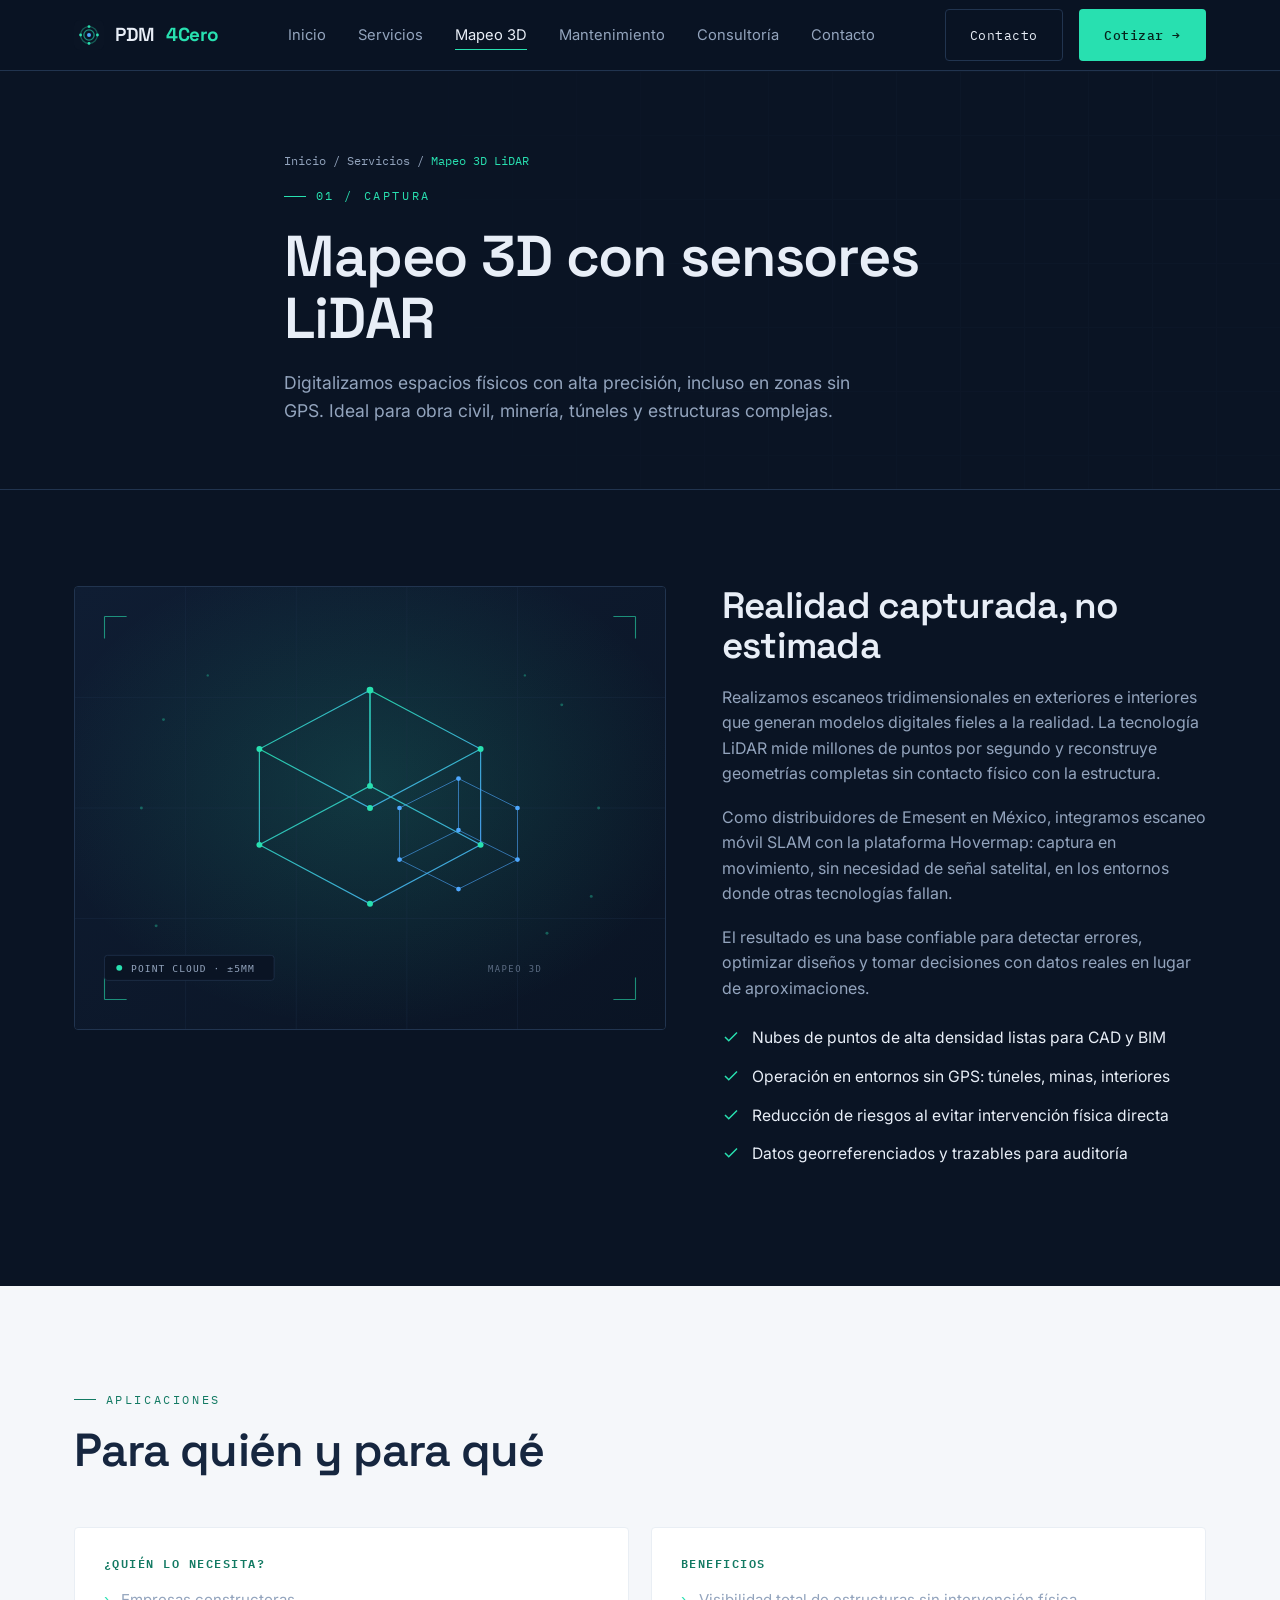
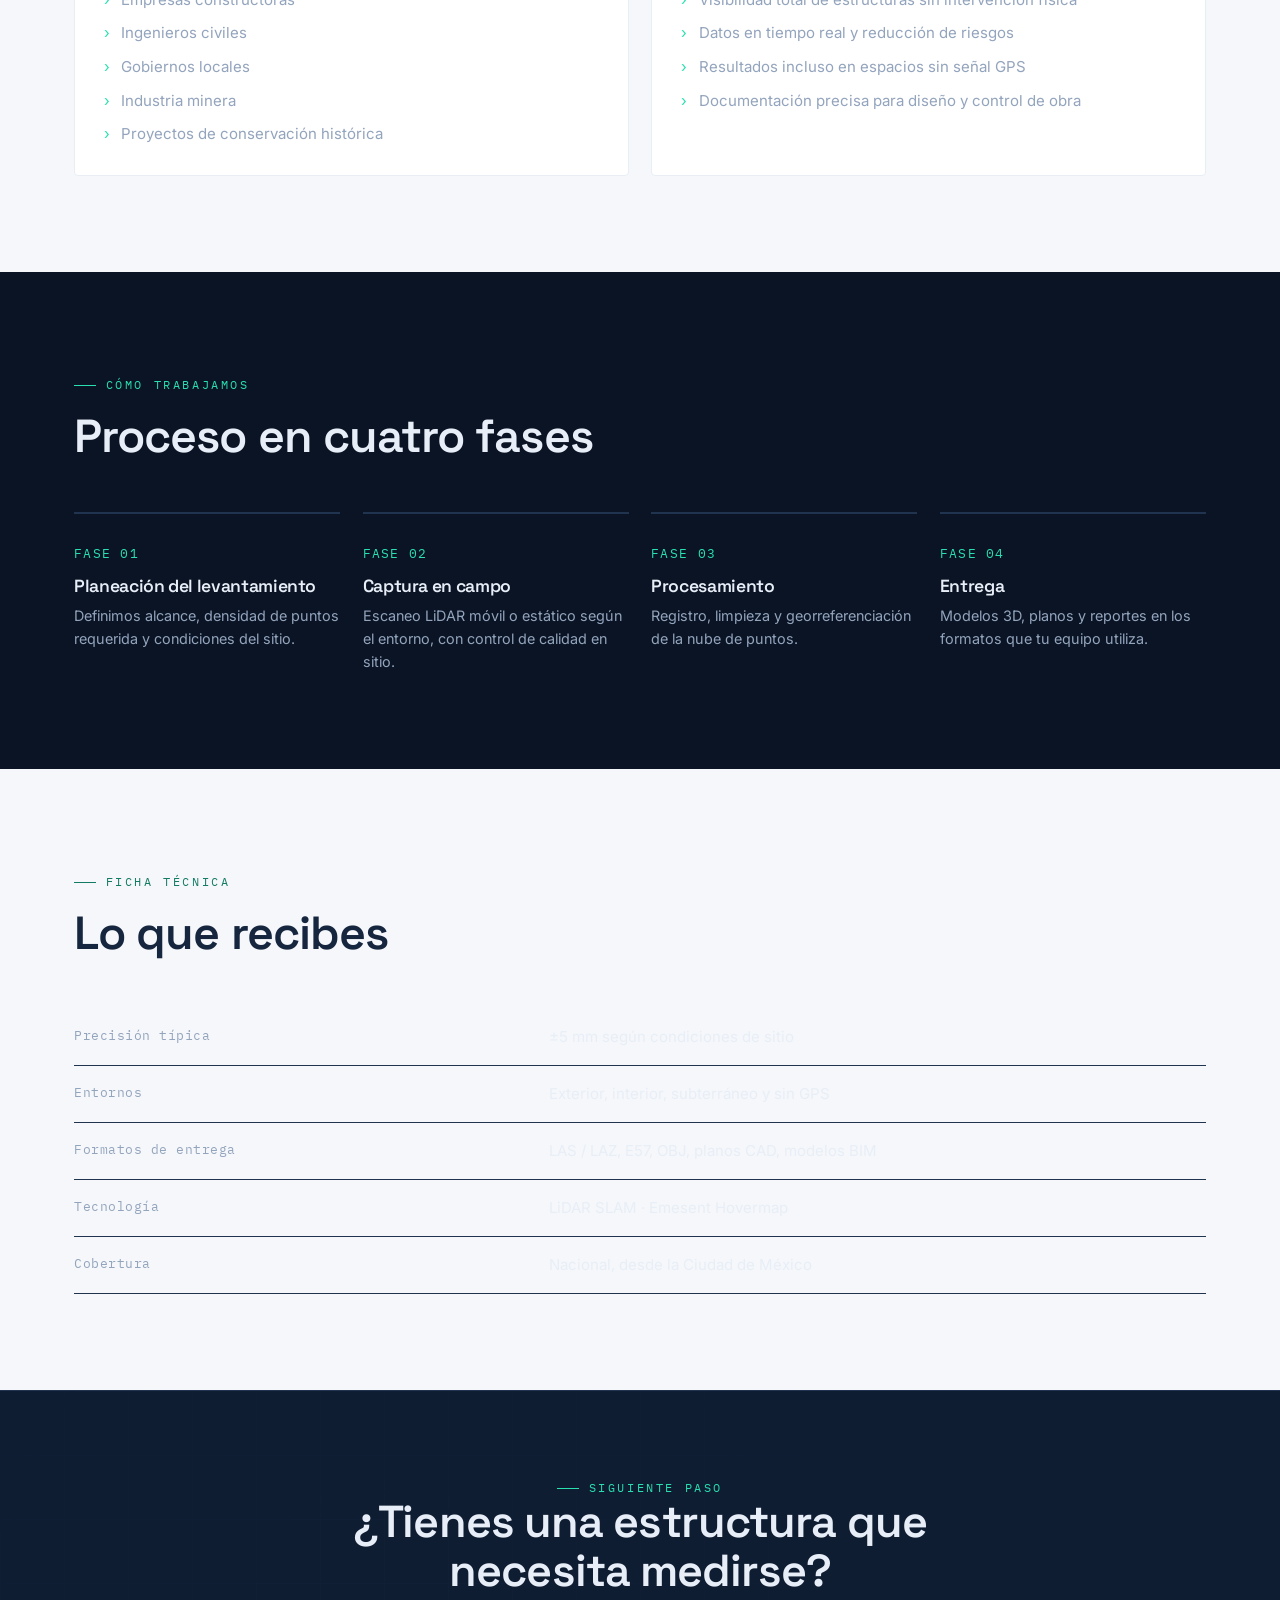
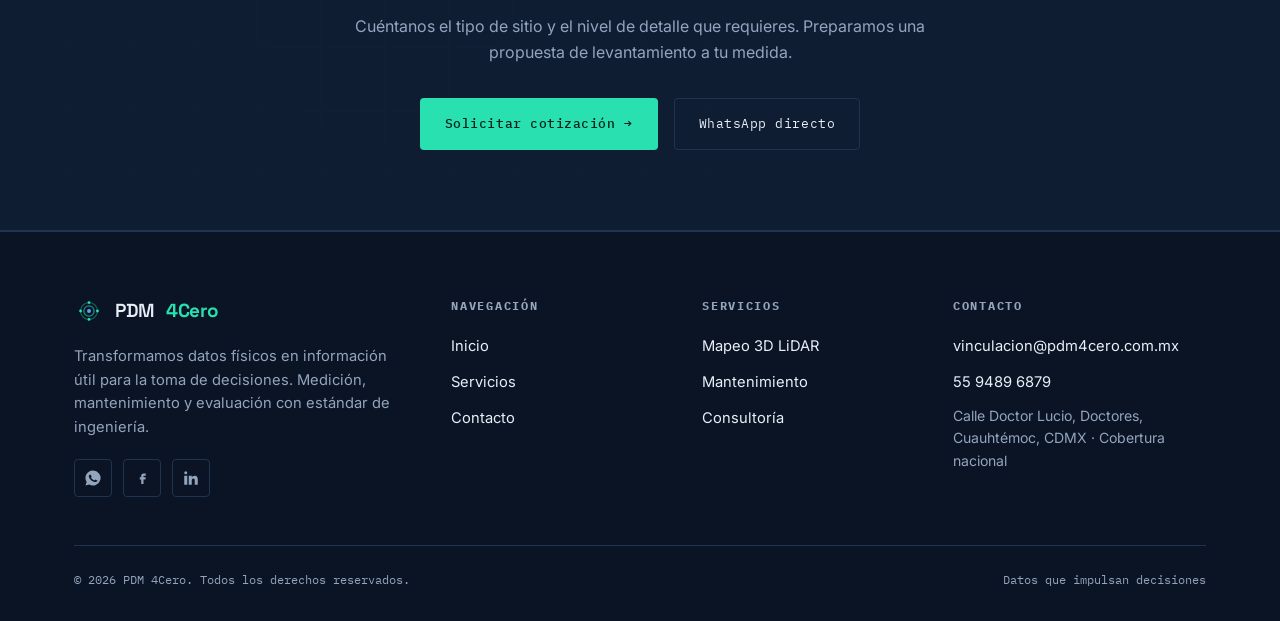
<file: servicios/mapeo-3d-lidar.html>
<!DOCTYPE html>
<html lang="es-MX">
<head>
  <meta charset="UTF-8" />
  <meta name="viewport" content="width=device-width, initial-scale=1" />
  <title>Mapeo 3D con sensores LiDAR | PDM 4Cero</title>
  <meta name="description" content="Escaneo 3D con LiDAR para obra civil, minas, t&uacute;neles y estructuras complejas. Modelos digitales precisos incluso sin se&ntilde;al GPS. Distribuidores Emesent en M&eacute;xico." />
  <meta name="theme-color" content="#0a1424" />
  <link rel="canonical" href="https://pdm4cero.com.mx/servicios/mapeo-3d-lidar.html" />

  <meta property="og:type" content="website" />
  <meta property="og:site_name" content="PDM 4Cero" />
  <meta property="og:locale" content="es_MX" />
  <meta property="og:title" content="Mapeo 3D con sensores LiDAR | PDM 4Cero" />
  <meta property="og:description" content="Escaneo 3D con LiDAR para obra civil, minas, t&uacute;neles y estructuras complejas. Modelos digitales precisos incluso sin se&ntilde;al GPS. Distribuidores Emesent en M&eacute;xico." />
  <meta property="og:url" content="https://elalexissanchez.github.io/pdm4cero/servicios/mapeo-3d-lidar.html" />
  <meta property="og:image" content="https://elalexissanchez.github.io/pdm4cero/img/og-image.png" />
  <meta name="twitter:card" content="summary_large_image" />
  <meta name="twitter:title" content="Mapeo 3D con sensores LiDAR | PDM 4Cero" />
  <meta name="twitter:description" content="Escaneo 3D con LiDAR para obra civil, minas, t&uacute;neles y estructuras complejas. Modelos digitales precisos incluso sin se&ntilde;al GPS. Distribuidores Emesent en M&eacute;xico." />
  <meta name="twitter:image" content="https://elalexissanchez.github.io/pdm4cero/img/og-image.png" />

  <link rel="icon" type="image/svg+xml" href="../img-favicon.svg" />
  <link rel="preconnect" href="https://fonts.googleapis.com" />
  <link rel="preconnect" href="https://fonts.gstatic.com" crossorigin />
  <link href="https://fonts.googleapis.com/css2?family=Space+Grotesk:wght@400;500;600;700&family=Inter:wght@400;500;600&family=IBM+Plex+Mono:wght@400;500&display=swap" rel="stylesheet" />
  <link rel="stylesheet" href="../css/style.css" />

  <script type="application/ld+json">
  {
    "@context": "https://schema.org",
    "@type": "Service",
    "name": "Mapeo 3D con sensores LiDAR",
    "serviceType": "Mapeo 3D con sensores LiDAR",
    "description": "Escaneo 3D con LiDAR para obra civil, minas, t&uacute;neles y estructuras complejas. Modelos digitales precisos incluso sin se&ntilde;al GPS. Distribuidores Emesent en M&eacute;xico.",
    "provider": {
      "@type": "ProfessionalService",
      "name": "PDM 4Cero",
      "url": "https://pdm4cero.com.mx/",
      "telephone": "+52-55-9489-6879",
      "email": "vinculacion@pdm4cero.com.mx",
      "address": {
        "@type": "PostalAddress",
        "addressLocality": "Ciudad de México",
        "addressRegion": "CDMX",
        "addressCountry": "MX"
      },
      "hasMap": "https://maps.app.goo.gl/pnAZv8cJ8C3qwJwA6"
    },
    "areaServed": { "@type": "Country", "name": "México" }
  }
  </script>
  <script type="application/ld+json">
  {
    "@context": "https://schema.org",
    "@type": "BreadcrumbList",
    "itemListElement": [
      { "@type": "ListItem", "position": 1, "name": "Inicio", "item": "https://pdm4cero.com.mx/" },
      { "@type": "ListItem", "position": 2, "name": "Servicios", "item": "https://pdm4cero.com.mx/servicios.html" },
      { "@type": "ListItem", "position": 3, "name": "Mapeo 3D con sensores LiDAR", "item": "https://pdm4cero.com.mx/servicios/mapeo-3d-lidar.html" }
    ]
  }
  </script>
</head>
<body>

  <header class="site-header">
    <div class="container nav">
      <a class="brand" href="../index.html" aria-label="PDM 4Cero — inicio">
        <img class="mark" src="../img-favicon.svg" alt="" width="30" height="30" /> PDM <b>4Cero</b>
      </a>
      <nav aria-label="Principal">
        <ul class="nav-links">
          <li><a href="../index.html">Inicio</a></li>
          <li><a href="../servicios.html">Servicios</a></li>
          <li><a href="mapeo-3d-lidar.html" class="active">Mapeo 3D</a></li>
          <li><a href="mantenimiento-infraestructura.html">Mantenimiento</a></li>
          <li><a href="consultoria-proyectos.html">Consultoría</a></li>
          <li><a href="../contacto.html">Contacto</a></li>
        </ul>
      </nav>
      <div class="nav-cta">
        <a class="btn btn-ghost" href="../contacto.html">Contacto</a>
        <a class="btn btn-primary" href="https://wa.me/525613766677" target="_blank" rel="noopener">Cotizar <span class="arr">&#8594;</span></a>
        <button class="nav-toggle" aria-label="Abrir men&uacute;"><span></span><span></span><span></span></button>
      </div>
    </div>
  </header>

  <section class="page-hero">
    <div class="hero-grid" aria-hidden="true"></div>
    <div class="container inner">
      <div class="breadcrumb"><a href="../index.html">Inicio</a> / <a href="../servicios.html">Servicios</a> / <span>Mapeo 3D LiDAR</span></div>
      <span class="eyebrow" style="margin-top:1rem;">01 / Captura</span>
      <h1>Mapeo 3D con sensores LiDAR</h1>
      <p>Digitalizamos espacios f&iacute;sicos con alta precisi&oacute;n, incluso en zonas sin GPS. Ideal para obra civil, miner&iacute;a, t&uacute;neles y estructuras complejas.</p>
    </div>
  </section>

  <section class="section">
    <div class="container svc-detail">
      <div class="media" data-reveal>
        <img src="../img/lidar.svg" alt="Escaneo LiDAR de estructura industrial generando nube de puntos" loading="lazy" />
      </div>
      <div class="body" data-reveal>
        <h2>Realidad capturada, no estimada</h2>
        <p>Realizamos escaneos tridimensionales en exteriores e interiores que generan modelos digitales fieles a la realidad. La tecnolog&iacute;a LiDAR mide millones de puntos por segundo y reconstruye geometr&iacute;as completas sin contacto f&iacute;sico con la estructura.</p>
        <p>Como distribuidores de Emesent en M&eacute;xico, integramos escaneo m&oacute;vil SLAM con la plataforma Hovermap: captura en movimiento, sin necesidad de se&ntilde;al satelital, en los entornos donde otras tecnolog&iacute;as fallan.</p>
        <p>El resultado es una base confiable para detectar errores, optimizar dise&ntilde;os y tomar decisiones con datos reales en lugar de aproximaciones.</p>
        <ul class="feature-list">
          <li><svg width="18" height="18" viewBox="0 0 24 24" fill="none" stroke="currentColor" stroke-width="2"><path d="M20 6 9 17l-5-5"/></svg><span>Nubes de puntos de alta densidad listas para CAD y BIM</span></li>
          <li><svg width="18" height="18" viewBox="0 0 24 24" fill="none" stroke="currentColor" stroke-width="2"><path d="M20 6 9 17l-5-5"/></svg><span>Operaci&oacute;n en entornos sin GPS: t&uacute;neles, minas, interiores</span></li>
          <li><svg width="18" height="18" viewBox="0 0 24 24" fill="none" stroke="currentColor" stroke-width="2"><path d="M20 6 9 17l-5-5"/></svg><span>Reducci&oacute;n de riesgos al evitar intervenci&oacute;n f&iacute;sica directa</span></li>
          <li><svg width="18" height="18" viewBox="0 0 24 24" fill="none" stroke="currentColor" stroke-width="2"><path d="M20 6 9 17l-5-5"/></svg><span>Datos georreferenciados y trazables para auditor&iacute;a</span></li>
        </ul>
      </div>
    </div>
  </section>

  <section class="section surface-light">
    <div class="container">
      <div class="section-head">
        <span class="eyebrow">Aplicaciones</span>
        <h2>Para qui&eacute;n y para qu&eacute;</h2>
      </div>
      <div class="two-col">
        <div class="info-card" style="background:#fff;border-color:var(--paper-2);" data-reveal>
          <h4 style="color:var(--scan-ink);">&iquest;Qui&eacute;n lo necesita?</h4>
          <ul style="color:var(--text-dark-mut);">
            <li>Empresas constructoras</li>
            <li>Ingenieros civiles</li>
            <li>Gobiernos locales</li>
            <li>Industria minera</li>
            <li>Proyectos de conservaci&oacute;n hist&oacute;rica</li>
          </ul>
        </div>
        <div class="info-card" style="background:#fff;border-color:var(--paper-2);" data-reveal>
          <h4 style="color:var(--scan-ink);">Beneficios</h4>
          <ul style="color:var(--text-dark-mut);">
            <li>Visibilidad total de estructuras sin intervenci&oacute;n f&iacute;sica</li>
            <li>Datos en tiempo real y reducci&oacute;n de riesgos</li>
            <li>Resultados incluso en espacios sin se&ntilde;al GPS</li>
            <li>Documentaci&oacute;n precisa para diseño y control de obra</li>
          </ul>
        </div>
      </div>
    </div>
  </section>

  <section class="section">
    <div class="container">
      <div class="section-head">
        <span class="eyebrow">C&oacute;mo trabajamos</span>
        <h2>Proceso en cuatro fases</h2>
      </div>
      <div class="process">
        <div class="step" data-reveal><span class="n">FASE 01</span><h4>Planeaci&oacute;n del levantamiento</h4><p>Definimos alcance, densidad de puntos requerida y condiciones del sitio.</p></div>
        <div class="step" data-reveal><span class="n">FASE 02</span><h4>Captura en campo</h4><p>Escaneo LiDAR m&oacute;vil o est&aacute;tico seg&uacute;n el entorno, con control de calidad en sitio.</p></div>
        <div class="step" data-reveal><span class="n">FASE 03</span><h4>Procesamiento</h4><p>Registro, limpieza y georreferenciaci&oacute;n de la nube de puntos.</p></div>
        <div class="step" data-reveal><span class="n">FASE 04</span><h4>Entrega</h4><p>Modelos 3D, planos y reportes en los formatos que tu equipo utiliza.</p></div>
      </div>
    </div>
  </section>

  <section class="section surface-light">
    <div class="container">
      <div class="section-head">
        <span class="eyebrow">Ficha t&eacute;cnica</span>
        <h2>Lo que recibes</h2>
      </div>
      <table class="spec-table" data-reveal>
        <tr><td>Precisi&oacute;n t&iacute;pica</td><td>&plusmn;5 mm seg&uacute;n condiciones de sitio</td></tr>
        <tr><td>Entornos</td><td>Exterior, interior, subterr&aacute;neo y sin GPS</td></tr>
        <tr><td>Formatos de entrega</td><td>LAS / LAZ, E57, OBJ, planos CAD, modelos BIM</td></tr>
        <tr><td>Tecnolog&iacute;a</td><td>LiDAR SLAM &middot; Emesent Hovermap</td></tr>
        <tr><td>Cobertura</td><td>Nacional, desde la Ciudad de M&eacute;xico</td></tr>
      </table>
    </div>
  </section>

  <section class="cta-band">
    <div class="hero-grid" aria-hidden="true"></div>
    <div class="container cta-inner">
      <span class="eyebrow" style="justify-content:center;">Siguiente paso</span>
      <h2>&iquest;Tienes una estructura que necesita medirse?</h2>
      <p>Cu&eacute;ntanos el tipo de sitio y el nivel de detalle que requieres. Preparamos una propuesta de levantamiento a tu medida.</p>
      <div class="hero-actions">
        <a class="btn btn-primary" href="../contacto.html">Solicitar cotizaci&oacute;n <span class="arr">&#8594;</span></a>
        <a class="btn btn-ghost" href="https://wa.me/525613766677" target="_blank" rel="noopener">WhatsApp directo</a>
      </div>
    </div>
  </section>

  <footer class="site-footer">
    <div class="container">
      <div class="footer-grid">
        <div class="footer-brand">
          <a class="brand" href="../index.html"><img class="mark" src="../img-favicon.svg" alt="" width="30" height="30" /> PDM <b>4Cero</b></a>
          <p>Transformamos datos f&iacute;sicos en informaci&oacute;n &uacute;til para la toma de decisiones. Medici&oacute;n, mantenimiento y evaluaci&oacute;n con est&aacute;ndar de ingenier&iacute;a.</p>
          <div class="social">
            <a href="https://wa.me/525613766677" target="_blank" rel="noopener" aria-label="WhatsApp"><svg width="18" height="18" viewBox="0 0 24 24" fill="currentColor"><path d="M12 2a10 10 0 0 0-8.5 15.3L2 22l4.8-1.5A10 10 0 1 0 12 2Zm5.3 14.2c-.2.6-1.3 1.2-1.8 1.2-.5.1-1 .2-3.3-.7-2.8-1.1-4.5-3.9-4.6-4.1-.1-.2-1.1-1.4-1.1-2.7s.7-1.9 .9-2.1c.2-.2.5-.3.7-.3h.5c.2 0 .4 0 .6.5l.8 2c.1.2.1.4 0 .5l-.4.5c-.2.2-.3.3-.1.6.2.3.8 1.3 1.7 2.1 1.2 1 2.1 1.3 2.4 1.5.2.1.4.1.5-.1l.7-.8c.2-.2.4-.2.6-.1l1.9.9c.2.1.4.2.4.3.1.2.1.7-.1 1.3Z"/></svg></a>
            <a href="#" aria-label="Facebook"><svg width="18" height="18" viewBox="0 0 24 24" fill="currentColor"><path d="M14 9h3V6h-3c-2 0-3 1.3-3 3v2H9v3h2v6h3v-6h2.5l.5-3H14V9.5c0-.3.2-.5.5-.5H14Z"/></svg></a>
            <a href="#" aria-label="LinkedIn"><svg width="18" height="18" viewBox="0 0 24 24" fill="currentColor"><path d="M5 3a2 2 0 1 0 0 4 2 2 0 0 0 0-4ZM3 9h4v12H3V9Zm6 0h4v2c.6-1 2-2 4-2 3 0 4 2 4 5v7h-4v-6c0-1.5-.5-2.5-2-2.5S13 14 13 15.5V21H9V9Z"/></svg></a>
          </div>
        </div>
        <div class="footer-col">
          <h5>Navegaci&oacute;n</h5>
          <ul>
            <li><a href="../index.html">Inicio</a></li>
            <li><a href="../servicios.html">Servicios</a></li>
            <li><a href="../contacto.html">Contacto</a></li>
          </ul>
        </div>
        <div class="footer-col">
          <h5>Servicios</h5>
          <ul>
            <li><a href="mapeo-3d-lidar.html">Mapeo 3D LiDAR</a></li>
            <li><a href="mantenimiento-infraestructura.html">Mantenimiento</a></li>
            <li><a href="consultoria-proyectos.html">Consultor&iacute;a</a></li>
          </ul>
        </div>
        <div class="footer-col">
          <h5>Contacto</h5>
          <ul>
            <li><a href="mailto:vinculacion@pdm4cero.com.mx">vinculacion@pdm4cero.com.mx</a></li>
            <li><a href="tel:+525594896879">55 9489 6879</a></li>
            <li class="muted">Calle Doctor Lucio, Doctores,<br/>Cuauht&eacute;moc, CDMX &middot; Cobertura nacional</li>
          </ul>
        </div>
      </div>
      <div class="footer-bottom">
        <span>&copy; <span data-year>2025</span> PDM 4Cero. Todos los derechos reservados.</span>
        <span>Datos que impulsan decisiones</span>
      </div>
    </div>
  </footer>

  <script src="../js/main.js"></script>
</body>
</html>
</file>
<file: css/style.css>
/* ===========================================================
   PDM 4Cero — Sistema de diseño
   Concepto: instrumentación de precisión / nube de puntos LiDAR
   =========================================================== */

:root {
  /* Paleta */
  --ink:        #0a1424;   /* azul tinta profundo, base institucional */
  --ink-2:      #0f1d33;   /* superficie elevada */
  --ink-3:      #16263f;   /* tarjetas */
  --line:       #21344f;   /* hairlines técnicas */
  --paper:      #f5f7fa;   /* superficie clara */
  --paper-2:    #e9eef4;
  --scan:       #28e0b0;   /* verde-cian LiDAR, acento principal */
  --scan-dim:   #1ba888;   /* acento sobre fondo oscuro */
  --scan-ink:   #137a63;   /* acento sobre fondo claro (contraste AA) */
  --signal:     #4ea8ff;   /* azul señal, acento secundario */
  --text:       #e8eef7;
  --text-mut:   #93a4bd;
  --text-dark:  #16263f;
  --text-dark-mut: #5a6b82;

  /* Tipografía */
  --display: "Space Grotesk", system-ui, sans-serif;
  --body: "Inter", system-ui, sans-serif;
  --mono: "IBM Plex Mono", ui-monospace, monospace;

  --maxw: 1180px;
  --r: 4px;
}

* { box-sizing: border-box; margin: 0; padding: 0; }

html { scroll-behavior: smooth; -webkit-text-size-adjust: 100%; }

body {
  font-family: var(--body);
  background: var(--ink);
  color: var(--text);
  line-height: 1.6;
  -webkit-font-smoothing: antialiased;
  overflow-x: hidden;
}

img { max-width: 100%; display: block; }
a { color: inherit; text-decoration: none; }

/* ---------- Tipografía base ---------- */
h1, h2, h3, h4 { font-family: var(--display); font-weight: 600; line-height: 1.08; letter-spacing: -0.02em; }

.eyebrow {
  font-family: var(--mono);
  font-size: .74rem;
  letter-spacing: .22em;
  text-transform: uppercase;
  color: var(--scan);
  display: inline-flex;
  align-items: center;
  gap: .6rem;
}
.eyebrow::before {
  content: "";
  width: 22px; height: 1px;
  background: var(--scan);
  display: inline-block;
}

.container { max-width: var(--maxw); margin: 0 auto; padding: 0 24px; }

/* ---------- Botones ---------- */
.btn {
  display: inline-flex;
  align-items: center;
  gap: .55rem;
  font-family: var(--mono);
  font-size: .82rem;
  letter-spacing: .04em;
  padding: .92rem 1.5rem;
  border-radius: var(--r);
  border: 1px solid transparent;
  cursor: pointer;
  transition: transform .18s ease, background .18s ease, border-color .18s ease, color .18s ease;
  white-space: nowrap;
}
.btn-primary { background: var(--scan); color: #06231b; font-weight: 500; }
.btn-primary:hover { background: #34f0bd; transform: translateY(-2px); }
.btn-ghost { border-color: var(--line); color: var(--text); background: transparent; }
.btn-ghost:hover { border-color: var(--scan); color: var(--scan); transform: translateY(-2px); }
.btn .arr { transition: transform .18s ease; }
.btn:hover .arr { transform: translateX(3px); }

/* ===========================================================
   Header
   =========================================================== */
.site-header {
  position: sticky; top: 0; z-index: 50;
  background: rgba(10, 20, 36, .82);
  backdrop-filter: blur(14px);
  border-bottom: 1px solid var(--line);
}
.nav {
  display: flex; align-items: center; justify-content: space-between;
  height: 70px;
}
.brand { display: flex; align-items: center; gap: .7rem; font-family: var(--display); font-weight: 600; font-size: 1.18rem; letter-spacing: -.02em; }
.brand .mark {
  width: 30px; height: 30px; flex: none;
}
.brand b { color: var(--scan); font-weight: 700; }

.nav-links { display: flex; align-items: center; gap: 2rem; list-style: none; }
.nav-links a {
  font-size: .92rem; color: var(--text-mut);
  transition: color .15s ease; position: relative;
}
.nav-links a:hover, .nav-links a.active { color: var(--text); }
.nav-links a.active::after {
  content: ""; position: absolute; left: 0; bottom: -6px;
  width: 100%; height: 1px; background: var(--scan);
}
.nav-cta { display: flex; align-items: center; gap: 1rem; }

.nav-toggle { display: none; background: none; border: 1px solid var(--line); border-radius: var(--r); width: 42px; height: 42px; cursor: pointer; flex-direction: column; gap: 5px; align-items: center; justify-content: center; }
.nav-toggle span { width: 18px; height: 2px; background: var(--text); display: block; transition: .2s; }

/* ===========================================================
   Hero — nube de puntos
   =========================================================== */
.hero {
  position: relative;
  min-height: 88vh;
  display: flex; align-items: center;
  overflow: hidden;
  border-bottom: 1px solid var(--line);
}
#hero-canvas { position: absolute; inset: 0; width: 100%; height: 100%; }
.hero-grid {
  position: absolute; inset: 0;
  background-image:
    linear-gradient(var(--line) 1px, transparent 1px),
    linear-gradient(90deg, var(--line) 1px, transparent 1px);
  background-size: 64px 64px;
  opacity: .14;
  mask-image: radial-gradient(circle at 70% 50%, #000 0%, transparent 72%);
}
.hero-inner { position: relative; z-index: 2; padding: 6rem 0; max-width: 720px; }
.hero h1 {
  font-size: clamp(2.5rem, 6vw, 4.4rem);
  margin: 1.4rem 0;
}
.hero h1 .grad {
  background: linear-gradient(100deg, var(--scan), var(--signal));
  -webkit-background-clip: text; background-clip: text; -webkit-text-fill-color: transparent;
}
.hero p.lead { font-size: 1.15rem; color: var(--text-mut); max-width: 560px; margin-bottom: 2.2rem; }
.hero-actions { display: flex; gap: 1rem; flex-wrap: wrap; }

.hero-meta {
  position: absolute; bottom: 28px; left: 0; right: 0; z-index: 2;
}
.hero-meta .container { display: flex; gap: 2.5rem; flex-wrap: wrap; border-top: 1px solid var(--line); padding-top: 1.1rem; }
.hero-meta .m { font-family: var(--mono); font-size: .78rem; color: var(--text-mut); }
.hero-meta .m b { color: var(--scan); display: block; font-size: 1.35rem; font-weight: 500; font-family: var(--display); letter-spacing: -.02em; }

/* ===========================================================
   Secciones genéricas
   =========================================================== */
.section { padding: 6rem 0; }
.section-head { max-width: 680px; margin-bottom: 3.2rem; }
.section-head h2 { font-size: clamp(2rem, 4vw, 2.9rem); margin: 1rem 0 1.1rem; }
.section-head p { color: var(--text-mut); font-size: 1.06rem; }

.surface-light { background: var(--paper); color: var(--text-dark); }
.surface-light .section-head p { color: var(--text-dark-mut); }
.surface-light .eyebrow { color: var(--scan-ink); }
.surface-light .eyebrow::before { background: var(--scan-ink); }

/* ---------- Quiénes somos ---------- */
.about-grid { display: grid; grid-template-columns: 1.05fr .95fr; gap: 3.5rem; align-items: center; }
.about-copy p { color: var(--text-mut); margin-bottom: 1.1rem; }
.about-media { position: relative; }
.about-media img { border-radius: var(--r); border: 1px solid var(--line); aspect-ratio: 4/3; object-fit: cover; }
.about-media .tag {
  position: absolute; bottom: -14px; left: -14px;
  background: var(--ink-3); border: 1px solid var(--line);
  padding: .8rem 1rem; border-radius: var(--r);
  font-family: var(--mono); font-size: .76rem; color: var(--text-mut);
}
.about-media .tag b { color: var(--scan); }

.kpis { display: grid; grid-template-columns: repeat(3, 1fr); gap: 1.5rem; margin-top: 3.5rem; border-top: 1px solid var(--line); padding-top: 2.2rem; }
.kpi b { font-family: var(--display); font-size: 2.4rem; color: var(--scan); letter-spacing: -.03em; display: block; }
.kpi span { font-family: var(--mono); font-size: .78rem; color: var(--text-mut); letter-spacing: .03em; }

/* ===========================================================
   Servicios — tarjetas
   =========================================================== */
.svc-grid { display: grid; grid-template-columns: repeat(3, 1fr); gap: 1.4rem; }
.svc-card {
  background: var(--ink-2);
  border: 1px solid var(--line);
  border-radius: var(--r);
  padding: 2.2rem 1.9rem;
  display: flex; flex-direction: column;
  position: relative; overflow: hidden;
  transition: border-color .22s ease, transform .22s ease;
}
.svc-card::before {
  content: ""; position: absolute; top: 0; left: 0; right: 0; height: 2px;
  background: linear-gradient(90deg, var(--scan), transparent);
  transform: scaleX(0); transform-origin: left; transition: transform .3s ease;
}
.svc-card:hover { border-color: var(--scan-dim); transform: translateY(-4px); }
.svc-card:hover::before { transform: scaleX(1); }
.svc-num { font-family: var(--mono); font-size: .8rem; color: var(--text-mut); letter-spacing: .12em; }
.svc-icon {
  width: 46px; height: 46px; margin: 1.4rem 0 1.2rem;
  color: var(--scan);
}
.svc-card h3 { font-size: 1.35rem; margin-bottom: .8rem; color: var(--text); }
.svc-card p { color: var(--text-mut); font-size: .96rem; flex: 1; margin-bottom: 1.6rem; }
/* Las tarjetas tienen fondo oscuro propio: el texto se mantiene claro
   aunque vivan dentro de una sección .surface-light */
.surface-light .svc-card h3 { color: var(--text); }
.surface-light .svc-card .svc-num { color: var(--text-mut); }
.svc-card .more { font-family: var(--mono); font-size: .82rem; color: var(--scan); display: inline-flex; align-items: center; gap: .5rem; }
.svc-card .more .arr { transition: transform .18s ease; }
.svc-card:hover .more .arr { transform: translateX(4px); }

/* ---------- Distribuidor / partner ---------- */
.partner { display: grid; grid-template-columns: 1fr 1fr; gap: 3rem; align-items: center; }
.partner-badge { display: inline-flex; align-items: center; gap: .6rem; font-family: var(--mono); font-size: .78rem; letter-spacing: .1em; color: var(--scan-dim); border: 1px solid var(--paper-2); padding: .4rem .8rem; border-radius: 99px; }
.partner h2 { font-size: clamp(1.8rem, 3.4vw, 2.5rem); margin: 1.2rem 0; }
.partner p { color: var(--text-dark-mut); }
.partner-logos { display: flex; gap: 1rem; flex-wrap: wrap; }
.partner-logos .chip {
  background: #fff; border: 1px solid var(--paper-2); border-radius: var(--r);
  padding: 1.4rem; flex: 1; min-width: 120px; text-align: center;
  font-family: var(--mono); font-size: .82rem; color: var(--text-dark-mut);
  display: flex; flex-direction: column; align-items: center; gap: .7rem;
}
.partner-logos .chip svg { color: var(--scan-dim); }

/* ===========================================================
   Sectores
   =========================================================== */
.sectors { display: grid; grid-template-columns: repeat(4, 1fr); gap: 1px; background: var(--line); border: 1px solid var(--line); border-radius: var(--r); overflow: hidden; }
.sector { background: var(--ink-2); padding: 1.8rem 1.5rem; transition: background .2s ease; }
.sector:hover { background: var(--ink-3); }
.sector .ico { color: var(--signal); margin-bottom: 1rem; }
.sector h4 { font-size: 1.05rem; margin-bottom: .4rem; }
.sector p { font-size: .85rem; color: var(--text-mut); }

/* ===========================================================
   CTA banda
   =========================================================== */
.cta-band {
  position: relative; overflow: hidden;
  background: var(--ink-2); border-top: 1px solid var(--line); border-bottom: 1px solid var(--line);
}
.cta-band .hero-grid { opacity: .1; mask-image: radial-gradient(circle at 30% 50%, #000, transparent 70%); }
.cta-inner { position: relative; z-index: 2; text-align: center; padding: 5rem 0; max-width: 640px; margin: 0 auto; }
.cta-inner h2 { font-size: clamp(2rem, 4vw, 2.8rem); margin-bottom: 1.2rem; }
.cta-inner p { color: var(--text-mut); margin-bottom: 2rem; }
.cta-inner .hero-actions { justify-content: center; }

/* ===========================================================
   Footer
   =========================================================== */
.site-footer { background: var(--ink); border-top: 1px solid var(--line); padding: 4rem 0 2rem; }
.footer-grid { display: grid; grid-template-columns: 1.6fr 1fr 1fr 1.2fr; gap: 2.5rem; }
.footer-brand p { color: var(--text-mut); font-size: .92rem; margin: 1.2rem 0; max-width: 320px; }
.footer-col h5 { font-family: var(--mono); font-size: .76rem; letter-spacing: .14em; text-transform: uppercase; color: var(--text-mut); margin-bottom: 1.1rem; }
.footer-col ul { list-style: none; display: flex; flex-direction: column; gap: .65rem; }
.footer-col a { color: var(--text); font-size: .92rem; transition: color .15s; }
.footer-col a:hover { color: var(--scan); }
.footer-col .muted { color: var(--text-mut); font-size: .88rem; }
.social { display: flex; gap: .7rem; margin-top: .4rem; }
.social a { width: 38px; height: 38px; border: 1px solid var(--line); border-radius: var(--r); display: grid; place-items: center; color: var(--text-mut); transition: .18s; }
.social a:hover { border-color: var(--scan); color: var(--scan); }
.footer-bottom { border-top: 1px solid var(--line); margin-top: 3rem; padding-top: 1.5rem; display: flex; justify-content: space-between; flex-wrap: wrap; gap: 1rem; font-family: var(--mono); font-size: .76rem; color: var(--text-mut); }

/* ===========================================================
   Página interna — encabezado
   =========================================================== */
.page-hero {
  position: relative; overflow: hidden;
  border-bottom: 1px solid var(--line);
  padding: 5rem 0 4rem;
}
.page-hero .hero-grid { opacity: .12; mask-image: radial-gradient(circle at 80% 30%, #000, transparent 70%); }
.page-hero .inner { position: relative; z-index: 2; max-width: 760px; }
.page-hero h1 { font-size: clamp(2.2rem, 5vw, 3.6rem); margin: 1.2rem 0; }
.page-hero p { color: var(--text-mut); font-size: 1.1rem; max-width: 580px; }
.breadcrumb { font-family: var(--mono); font-size: .78rem; color: var(--text-mut); }
.breadcrumb a:hover { color: var(--scan); }
.breadcrumb span { color: var(--scan); }

/* ---------- Servicio detalle ---------- */
.svc-detail { display: grid; grid-template-columns: 1.1fr .9fr; gap: 3.5rem; align-items: start; }
.svc-detail .media img { border-radius: var(--r); border: 1px solid var(--line); object-fit: cover; width: 100%; }
.svc-detail h2 { font-size: clamp(1.7rem, 3vw, 2.3rem); margin-bottom: 1.2rem; }
.svc-detail .body p { color: var(--text-mut); margin-bottom: 1.1rem; }

.feature-list { list-style: none; margin: 1.5rem 0; display: flex; flex-direction: column; gap: .85rem; }
.feature-list li { display: flex; gap: .75rem; align-items: flex-start; color: var(--text); font-size: .98rem; }
.feature-list li svg { color: var(--scan); flex: none; margin-top: 3px; }

.two-col { display: grid; grid-template-columns: 1fr 1fr; gap: 1.4rem; margin-top: 2.5rem; }
.info-card { background: var(--ink-2); border: 1px solid var(--line); border-radius: var(--r); padding: 1.8rem; }
.info-card h4 { font-family: var(--mono); font-size: .78rem; letter-spacing: .12em; text-transform: uppercase; color: var(--scan); margin-bottom: 1.1rem; }
.info-card ul { list-style: none; display: flex; flex-direction: column; gap: .6rem; }
.info-card li { font-size: .94rem; color: var(--text-mut); padding-left: 1.1rem; position: relative; }
.info-card li::before { content: "›"; position: absolute; left: 0; color: var(--scan); }

/* ---------- Proceso ---------- */
.process { display: grid; grid-template-columns: repeat(4, 1fr); gap: 1.4rem; }
.step { position: relative; padding-top: 1.6rem; border-top: 2px solid var(--line); }
.step .n { font-family: var(--mono); font-size: .8rem; color: var(--scan); letter-spacing: .1em; }
.step h4 { font-size: 1.1rem; margin: .7rem 0 .5rem; }
.step p { font-size: .9rem; color: var(--text-mut); }

/* ---------- Especificaciones ---------- */
.spec-table { width: 100%; border-collapse: collapse; font-size: .94rem; }
.spec-table tr { border-bottom: 1px solid var(--line); }
.spec-table td { padding: 1rem 0; vertical-align: top; }
.spec-table td:first-child { font-family: var(--mono); font-size: .82rem; color: var(--text-mut); letter-spacing: .04em; width: 42%; }
.spec-table td:last-child { color: var(--text); }

/* ===========================================================
   Contacto
   =========================================================== */
.contact-grid { display: grid; grid-template-columns: .9fr 1.1fr; gap: 3.5rem; align-items: start; }
.contact-info .item { display: flex; gap: 1rem; padding: 1.3rem 0; border-bottom: 1px solid var(--line); }
.contact-info .item:first-child { padding-top: 0; }
.contact-info .ico { color: var(--scan); flex: none; }
.contact-info .item b { font-family: var(--display); display: block; margin-bottom: .2rem; }
.contact-info .item a, .contact-info .item span { color: var(--text-mut); font-size: .95rem; }
.contact-info .item a:hover { color: var(--scan); }

.form { background: var(--ink-2); border: 1px solid var(--line); border-radius: var(--r); padding: 2.2rem; }
.field { margin-bottom: 1.2rem; }
.field label { font-family: var(--mono); font-size: .76rem; letter-spacing: .08em; text-transform: uppercase; color: var(--text-mut); display: block; margin-bottom: .5rem; }
.field input, .field select, .field textarea {
  width: 100%; background: var(--ink); border: 1px solid var(--line);
  border-radius: var(--r); padding: .85rem 1rem; color: var(--text);
  font-family: var(--body); font-size: .96rem; transition: border-color .15s;
}
.field input:focus, .field select:focus, .field textarea:focus { outline: none; border-color: var(--scan); }
.field textarea { resize: vertical; min-height: 120px; }
.form-row { display: grid; grid-template-columns: 1fr 1fr; gap: 1.2rem; }
.form-note { font-size: .82rem; color: var(--text-mut); margin-top: 1rem; }
.form-status { font-family: var(--mono); font-size: .85rem; margin-top: 1rem; min-height: 1.2rem; color: var(--scan); }

.map-embed { margin-top: 2.5rem; border: 1px solid var(--line); border-radius: var(--r); overflow: hidden; }
.map-embed iframe { width: 100%; height: 340px; border: 0; display: block; filter: grayscale(.3) invert(.9) hue-rotate(180deg); }

/* ===========================================================
   Responsivo
   =========================================================== */
@media (max-width: 900px) {
  .nav-links, .nav-cta .btn-ghost { display: none; }
  .nav-toggle { display: flex; }
  .nav-links.open {
    display: flex; flex-direction: column; gap: 1.3rem;
    position: absolute; top: 70px; left: 0; right: 0;
    background: var(--ink-2); border-bottom: 1px solid var(--line);
    padding: 1.8rem 24px;
  }
  .about-grid, .partner, .svc-detail, .contact-grid { grid-template-columns: 1fr; gap: 2.5rem; }
  .svc-grid { grid-template-columns: 1fr; }
  .sectors { grid-template-columns: 1fr 1fr; }
  .process { grid-template-columns: 1fr 1fr; }
  .footer-grid { grid-template-columns: 1fr 1fr; }
  .kpis { grid-template-columns: 1fr; gap: 1.6rem; }
}
@media (max-width: 760px) {
  .hero { min-height: auto; }
  .hero-inner { padding: 3.5rem 0 2rem; }
  .hero-meta { position: static; padding-bottom: 2.5rem; }
  .hero-meta .container { gap: 1.6rem 2rem; }
  .hero-actions .btn { flex: 1; justify-content: center; }
}
@media (max-width: 560px) {
  .section { padding: 4rem 0; }
  .sectors, .process, .two-col, .form-row, .footer-grid { grid-template-columns: 1fr; }
  .hero h1 { font-size: clamp(2.1rem, 9vw, 3rem); }
  .hero-meta .container { gap: 1.3rem; }
  .hero-meta .m { flex: 1 1 42%; }
}

@media (prefers-reduced-motion: reduce) {
  * { animation: none !important; transition: none !important; scroll-behavior: auto; }
}
</file>
